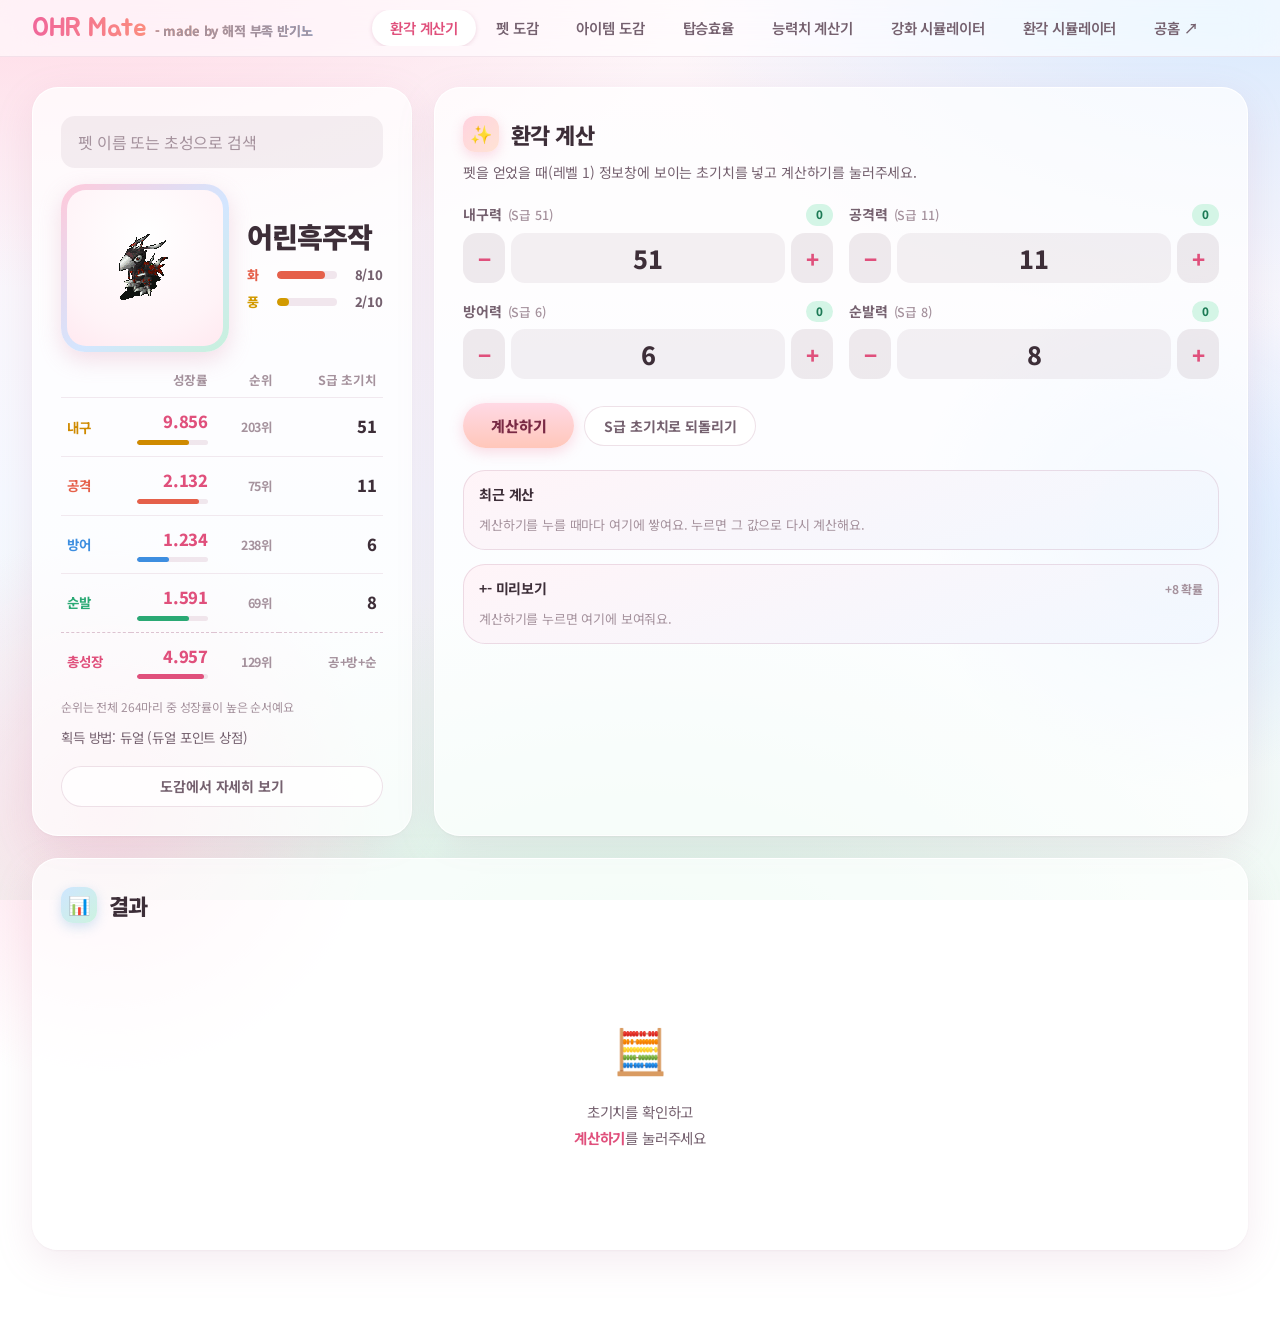
<file: index.html>
<!DOCTYPE html>
<html lang="ko">
<head>
<meta charset="UTF-8">
<meta name="viewport" content="width=device-width, initial-scale=1.0">
<title>OHR Mate - 환각 계산기</title>
<meta name="description" content="오르서버 펫의 레벨 1 초기치로 가능한 등급과 +8 환각 확률을 계산해요">
<link rel="preconnect" href="https://fonts.googleapis.com">
<link href="https://fonts.googleapis.com/css2?family=Jua&family=Noto+Sans+KR:wght@400;500;700;900&display=swap" rel="stylesheet">
<link rel="preload" href="pets.json" as="fetch" crossorigin>
<link rel="stylesheet" href="style.css">
</head>
<body>
<div id="siteNav"></div>

<main class="shell">
  <div class="calc-layout">
    <aside class="petcard box" id="hero">
      <div class="pick">
        <input id="pick" type="search" placeholder="펫 이름 또는 초성으로 검색" autocomplete="off" aria-label="펫 검색">
        <div class="suggest" id="suggest" role="listbox" hidden></div>
      </div>
      <div class="pc-head">
        <div class="frame"><div class="frame-in"><span id="hImg" style="display:contents"></span></div></div>
        <div class="pc-info">
          <h1 class="pname" id="hName">불러오는 중…</h1>
          <div class="tags" id="hTags"></div>
          <div class="attrs" id="hAttrs"></div>
        </div>
      </div>
      <table class="stat-table">
        <thead><tr><th></th><th>성장률</th><th>순위</th><th>S급 초기치</th></tr></thead>
        <tbody id="hStats"></tbody>
      </table>
      <p class="fine" id="hRankNote"></p>
      <p class="hero-how" id="hHow"></p>
      <a class="btn ghost" id="dexLink" href="pokedex.html">도감에서 자세히 보기</a>
    </aside>

    <section class="calc box" id="calcPanel">
      <div class="box-h"><span class="ico">✨</span><h2>환각 계산</h2></div>
      <p class="lead">펫을 얻었을 때(레벨 1) 정보창에 보이는 초기치를 넣고 계산하기를 눌러주세요.</p>
      <div class="stat-grid" id="statGrid"></div>
      <div class="calc-row">
        <button class="btn" id="calcBtn" type="button">계산하기</button>
        <button class="btn ghost" id="resetBtn" type="button">S급 초기치로 되돌리기</button>
      </div>
      <div class="xmods" id="xmods"></div>
    </section>

    <section class="resbox box" id="resultPanel">
      <div class="box-h"><span class="ico b">📊</span><h2>결과</h2><span class="stale-note" id="staleNote" hidden>값이 바뀌었어요 · 계산하기를 눌러주세요</span></div>
      <div id="results"><div class="empty">펫 정보를 불러오는 중이에요…</div></div>
    </section>
  </div>
</main>
<script src="nav.js"></script>
<script src="common.js"></script>
<script src="app.js"></script>
</body>
</html>
</file>
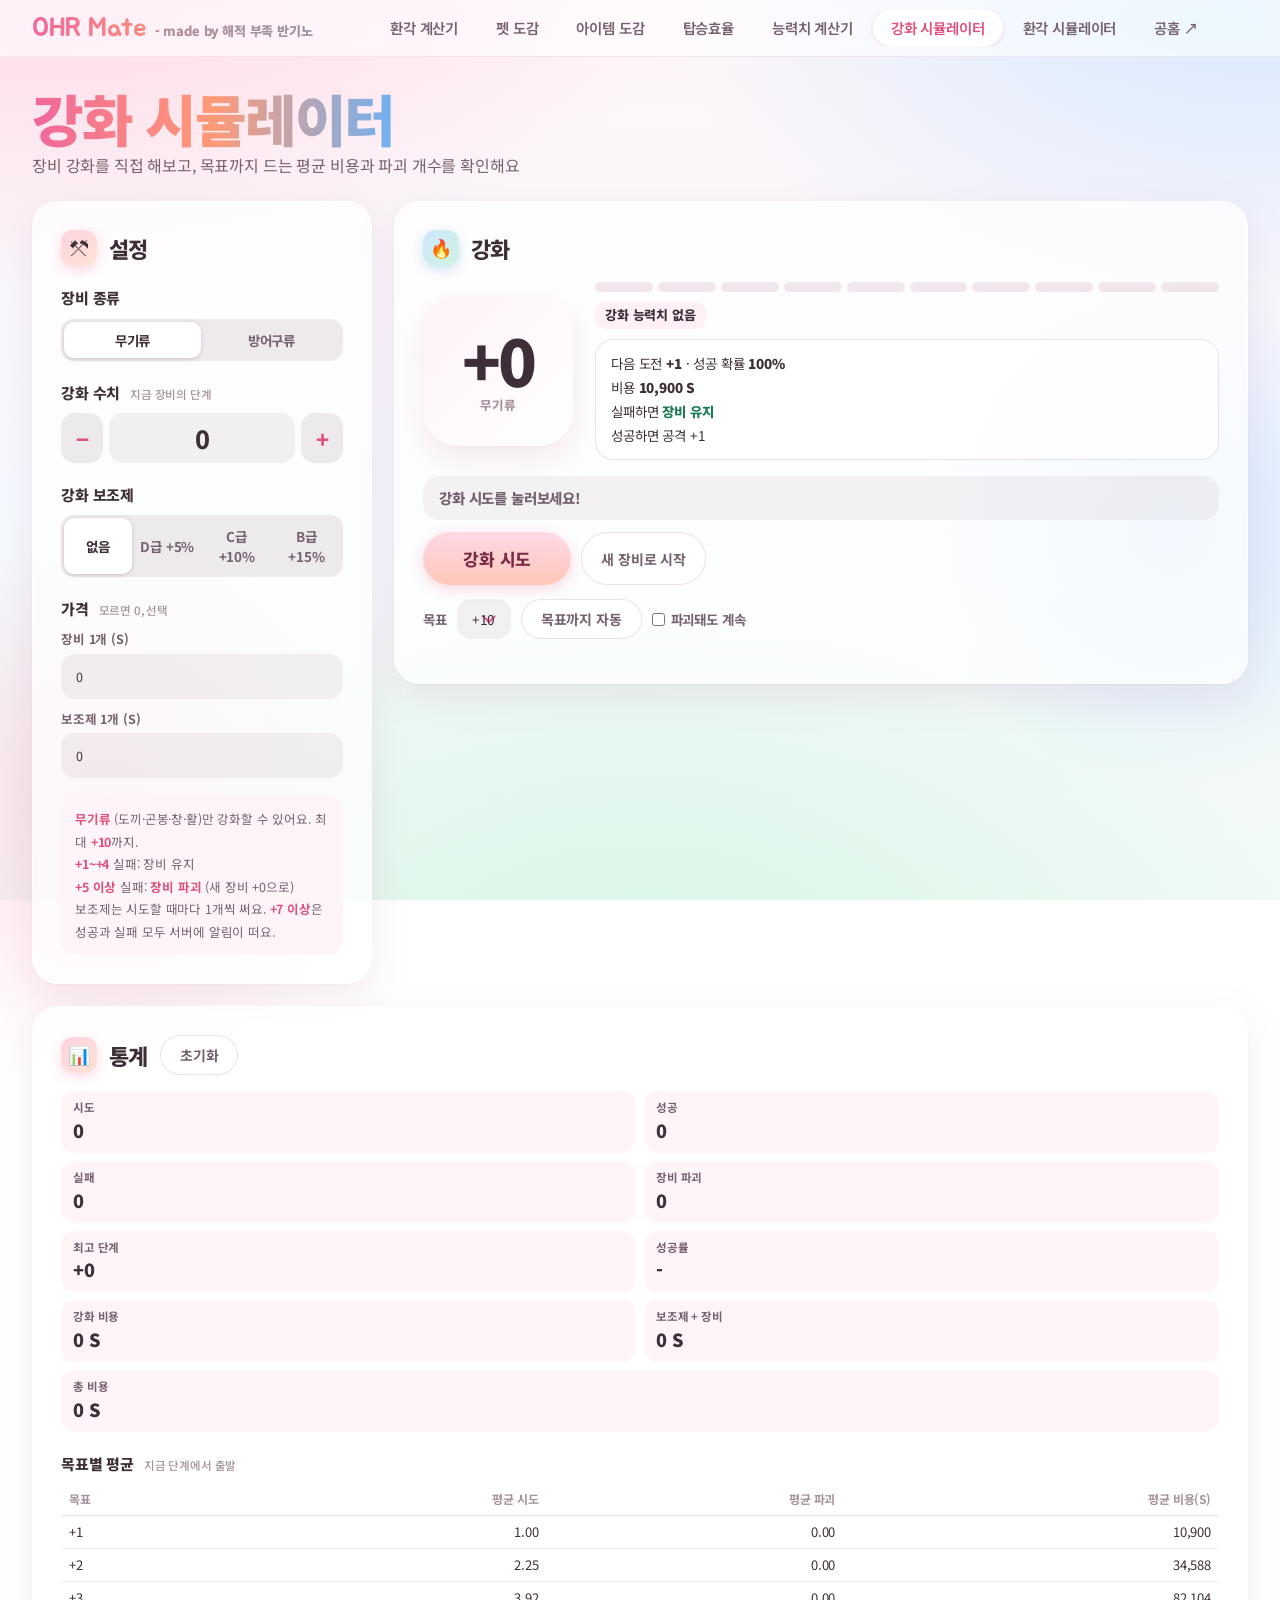
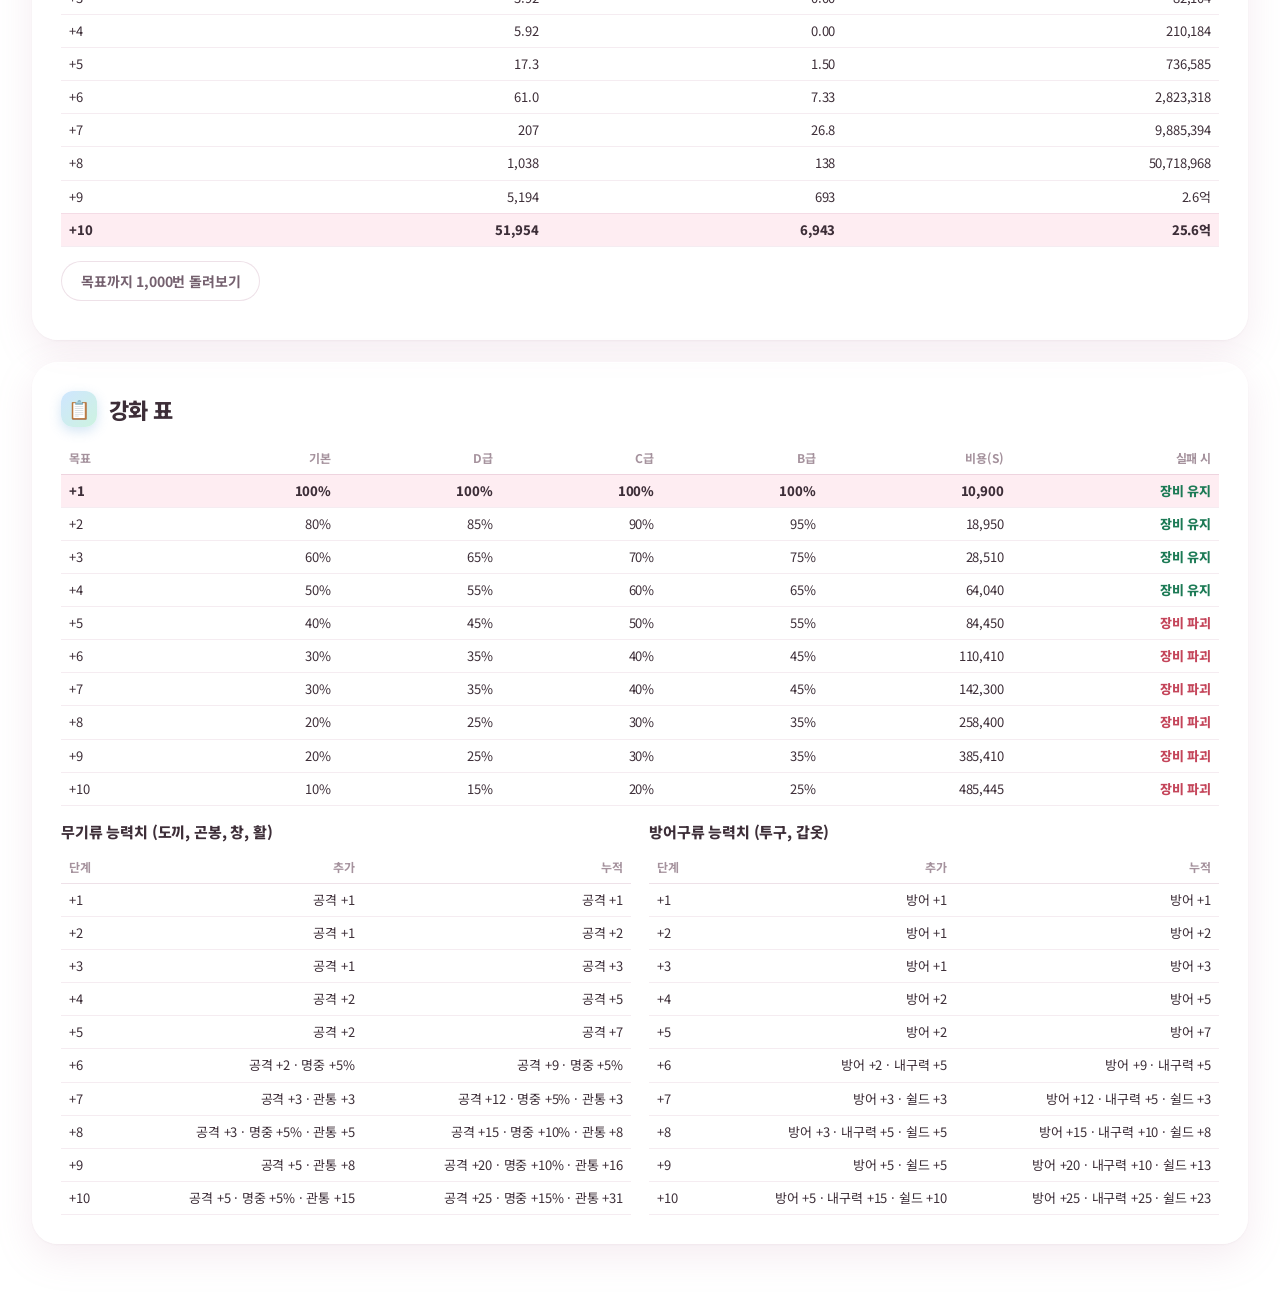
<file: enhance.html>
<!DOCTYPE html>
<html lang="ko">
<head>
<meta charset="UTF-8">
<meta name="viewport" content="width=device-width, initial-scale=1.0">
<title>OHR Mate - 강화 시뮬레이터</title>
<meta name="description" content="오르서버 장비 강화를 해보고, 목표 강화까지 드는 평균 비용과 파괴 개수를 확인해요">
<link rel="preconnect" href="https://fonts.googleapis.com">
<link href="https://fonts.googleapis.com/css2?family=Jua&family=Noto+Sans+KR:wght@400;500;700;900&display=swap" rel="stylesheet">
<link rel="stylesheet" href="style.css">
<link rel="stylesheet" href="enhance.css">
</head>
<body>
<div id="siteNav"></div>

<main class="shell">
  <div class="page-head">
    <h1 class="page-title">강화 시뮬레이터</h1>
    <p class="page-sub">장비 강화를 직접 해보고, 목표까지 드는 평균 비용과 파괴 개수를 확인해요</p>
  </div>
  <div class="en-layout">
    <aside class="box en-ctl">
      <div class="box-h"><span class="ico">⚒</span><h2>설정</h2></div>
      <div class="f-title">장비 종류</div>
      <div class="f-seg" id="enKind"></div>
      <div class="f-title">강화 수치 <small>지금 장비의 단계</small></div>
      <div id="enStartBox"></div>
      <div class="f-title">강화 보조제</div>
      <div class="f-seg" id="enAssist"></div>
      <div class="f-title">가격 <small>모르면 0, 선택</small></div>
      <div class="en-prices">
        <label>장비 1개 (S)<input class="f-input" id="enItemPrice" type="number" inputmode="numeric" min="0" value="0"></label>
        <label>보조제 1개 (S)<input class="f-input" id="enAssistPrice" type="number" inputmode="numeric" min="0" value="0"></label>
      </div>
      <div class="en-rule" id="enRule"></div>
    </aside>

    <section class="box en-main">
      <div class="box-h"><span class="ico b">🔥</span><h2>강화</h2><span class="stale-note" id="enNotice" hidden></span></div>
      <div class="en-hero" id="enHero"></div>
      <div class="en-msg" id="enMsg"></div>
      <div class="en-actions">
        <button class="btn" id="enTry" type="button">강화 시도</button>
        <button class="btn ghost" id="enNew" type="button">새 장비로 시작</button>
      </div>
      <div class="en-auto">
        <span>목표</span>
        <select id="enTarget" class="f-input" aria-label="목표 강화"></select>
        <button class="btn ghost" id="enAuto" type="button">목표까지 자동</button>
        <label class="en-chk"><input type="checkbox" id="enKeep"> 파괴돼도 계속</label>
      </div>
      <div class="en-log" id="enLog"></div>
    </section>

    <section class="box en-side">
      <div class="box-h"><span class="ico">📊</span><h2>통계</h2><button class="btn ghost sc-small" id="enClear" type="button">초기화</button></div>
      <div class="en-stats" id="enStats"></div>
      <div class="f-title">목표별 평균 <small>지금 단계에서 출발</small></div>
      <div class="tbl-wrap"><table class="t en-exp" id="enExpect"></table></div>
      <div class="en-mc">
        <button class="btn ghost" id="enMC" type="button">목표까지 1,000번 돌려보기</button>
        <div id="enMCOut"></div>
      </div>
    </section>
  </div>

  <section class="box en-tables">
    <div class="box-h"><span class="ico b">📋</span><h2>강화 표</h2></div>
    <div class="tbl-wrap"><table class="t" id="enRates"></table></div>
    <div class="en-two">
      <div><div class="f-title">무기류 능력치 (도끼, 곤봉, 창, 활)</div><div class="tbl-wrap"><table class="t" id="enGainW"></table></div></div>
      <div><div class="f-title">방어구류 능력치 (투구, 갑옷)</div><div class="tbl-wrap"><table class="t" id="enGainA"></table></div></div>
    </div>
  </section>
</main>
<script src="nav.js"></script>
<script src="common.js"></script>
<script src="enh-data.js"></script>
<script src="enhance.js"></script>
</body>
</html>
</file>
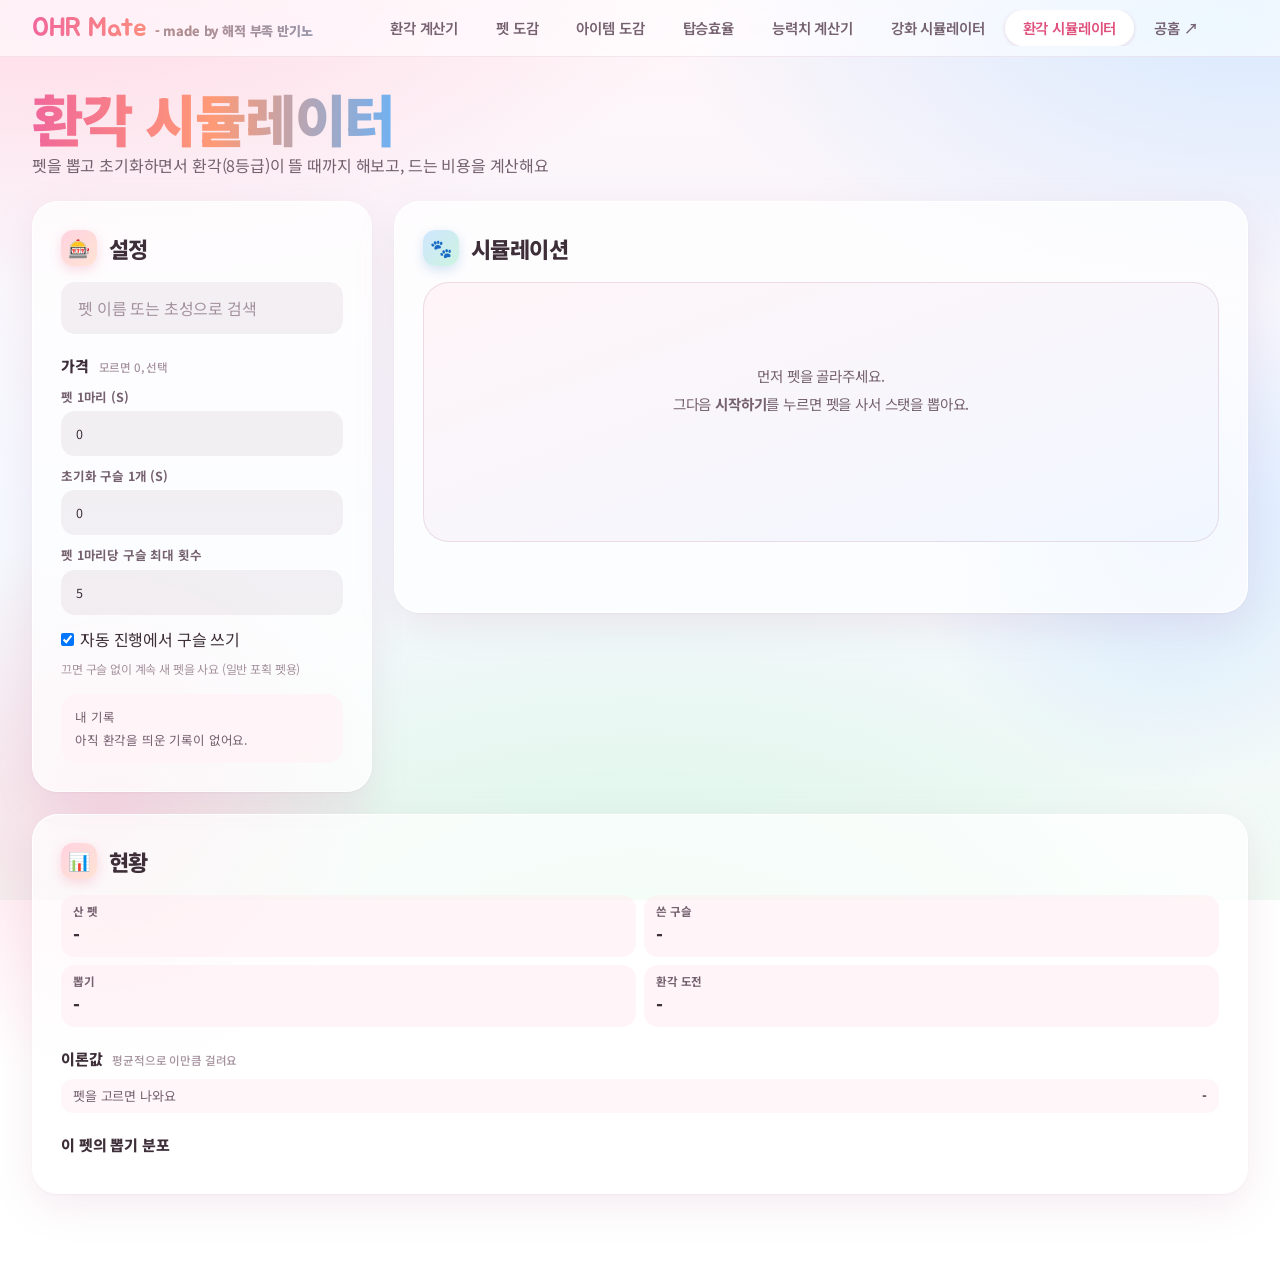
<file: hallu.html>
<!DOCTYPE html>
<html lang="ko">
<head>
<meta charset="UTF-8">
<meta name="viewport" content="width=device-width, initial-scale=1.0">
<title>OHR Mate - 환각 시뮬레이터</title>
<meta name="description" content="오르서버 펫을 뽑고 초기화하면서 환각(8등급)이 뜰 때까지 해보고, 드는 비용을 계산해요">
<link rel="preconnect" href="https://fonts.googleapis.com">
<link href="https://fonts.googleapis.com/css2?family=Jua&family=Noto+Sans+KR:wght@400;500;700;900&display=swap" rel="stylesheet">
<link rel="preload" href="pets.json" as="fetch" crossorigin>
<link rel="stylesheet" href="style.css">
<link rel="stylesheet" href="enhance.css">
<link rel="stylesheet" href="hallu.css">
</head>
<body>
<div id="siteNav"></div>

<main class="shell">
  <div class="page-head">
    <h1 class="page-title">환각 시뮬레이터</h1>
    <p class="page-sub">펫을 뽑고 초기화하면서 환각(8등급)이 뜰 때까지 해보고, 드는 비용을 계산해요</p>
  </div>
  <div class="hl-layout">
    <aside class="box hl-ctl">
      <div class="box-h"><span class="ico">🎰</span><h2>설정</h2></div>
      <div class="pick">
        <input id="hlPick" type="search" placeholder="펫 이름 또는 초성으로 검색" autocomplete="off" aria-label="펫 검색">
        <div class="suggest" id="hlSuggest" role="listbox" hidden></div>
      </div>
      <div id="hlPetCard"></div>
      <div class="f-title">가격 <small>모르면 0, 선택</small></div>
      <div class="en-prices">
        <label>펫 1마리 (S)<input class="f-input" id="hlPetPrice" type="number" inputmode="numeric" min="0" value="0"></label>
        <label>초기화 구슬 1개 (S)<input class="f-input" id="hlOrbPrice" type="number" inputmode="numeric" min="0" value="0"></label>
        <label>펫 1마리당 구슬 최대 횟수<input class="f-input" id="hlMaxReset" type="number" inputmode="numeric" min="0" max="99" value="5"></label>
      </div>
      <label class="en-chk" style="margin-top:12px"><input type="checkbox" id="hlUseOrb" checked> 자동 진행에서 구슬 쓰기</label>
      <p class="fine" id="hlHelp">끄면 구슬 없이 계속 새 펫을 사요 (일반 포획 펫용)</p>
      <div class="hl-rec" id="hlRec"></div>
    </aside>

    <section class="box hl-main">
      <div class="box-h"><span class="ico b">🐾</span><h2>시뮬레이션</h2><span class="stale-note" id="hlNote" hidden></span></div>
      <div class="hl-device" id="hlDevice"></div>
      <div class="hl-actions" id="hlActions"></div>
      <div class="hl-auto" id="hlAuto"></div>
      <div class="hl-log" id="hlLog"></div>
    </section>

    <section class="box hl-side">
      <div class="box-h"><span class="ico">📊</span><h2>현황</h2></div>
      <div class="en-stats" id="hlStats"></div>
      <div class="f-title">이론값 <small>평균적으로 이만큼 걸려요</small></div>
      <div class="hl-theory" id="hlTheory"></div>
      <div class="f-title">이 펫의 뽑기 분포</div>
      <div id="hlDist"></div>
    </section>
  </div>
</main>
<script src="nav.js"></script>
<script src="common.js"></script>
<script src="hallu.js"></script>
</body>
</html>
</file>
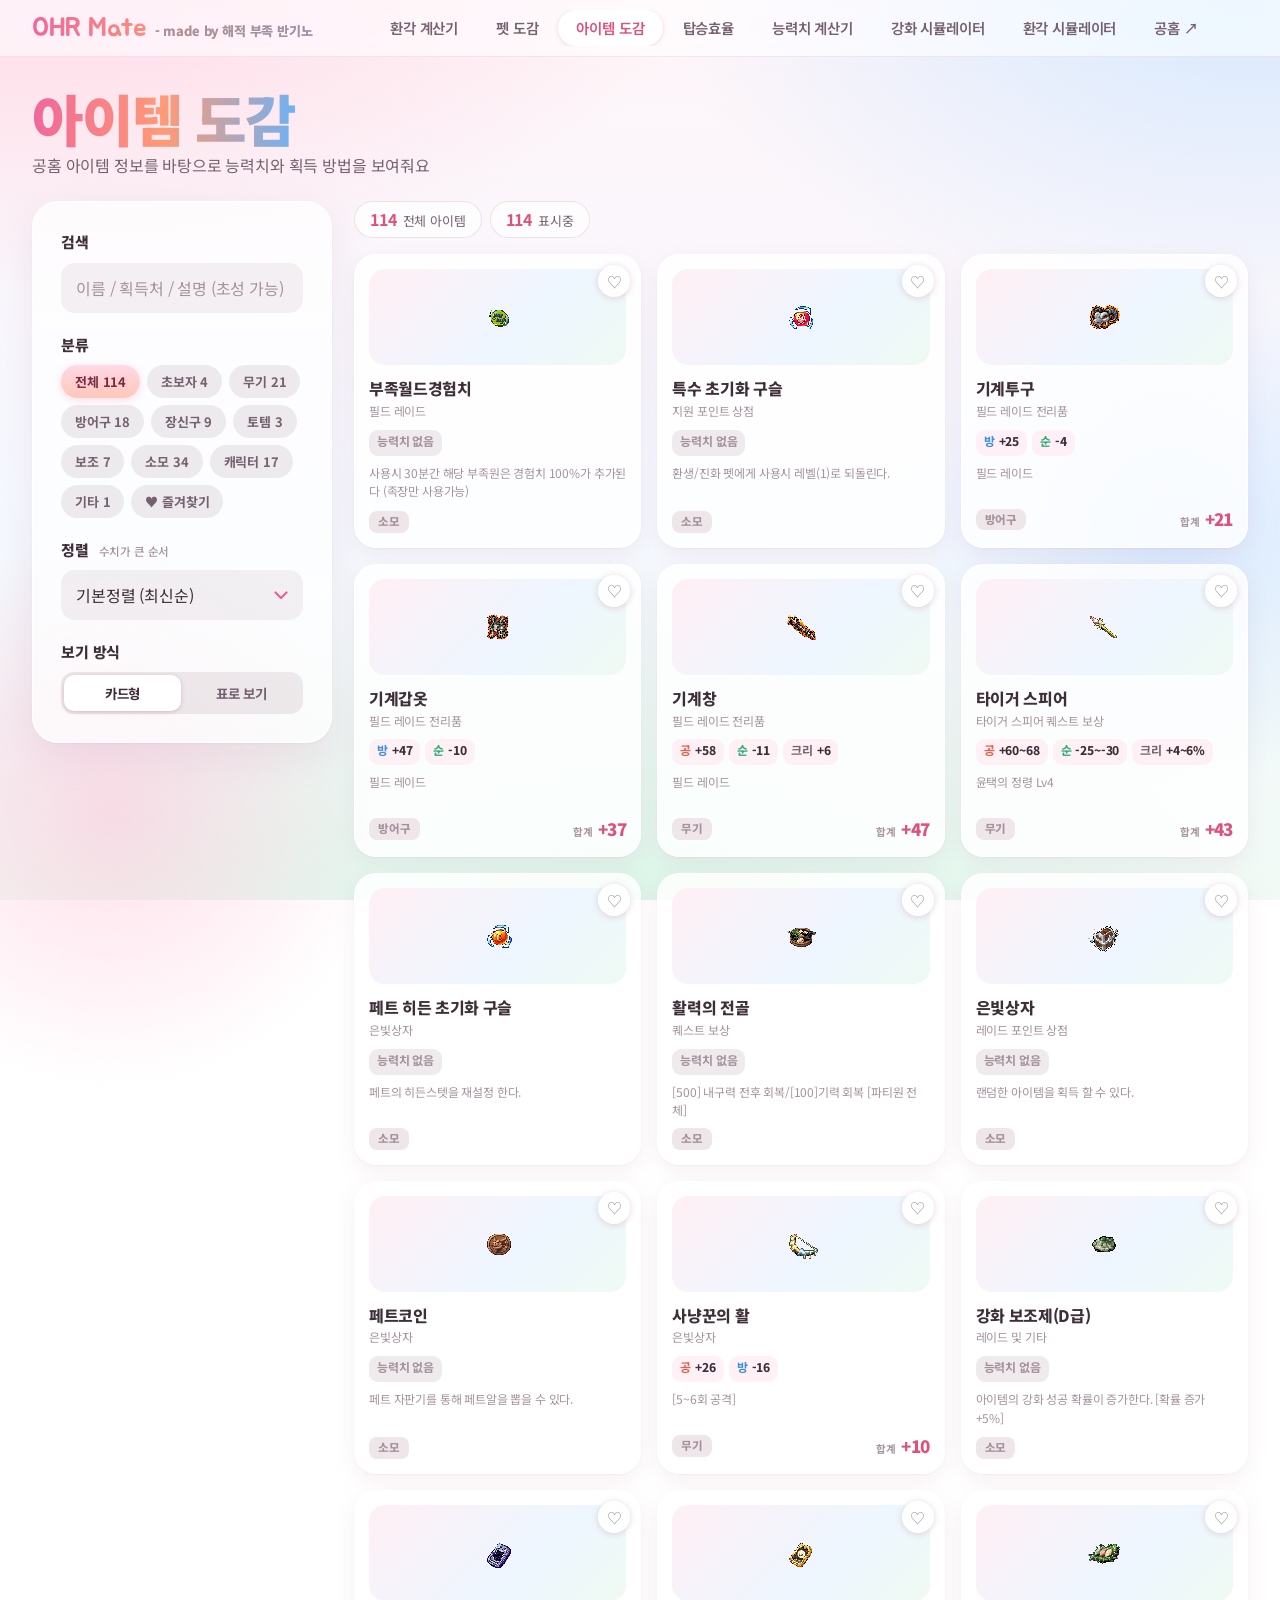
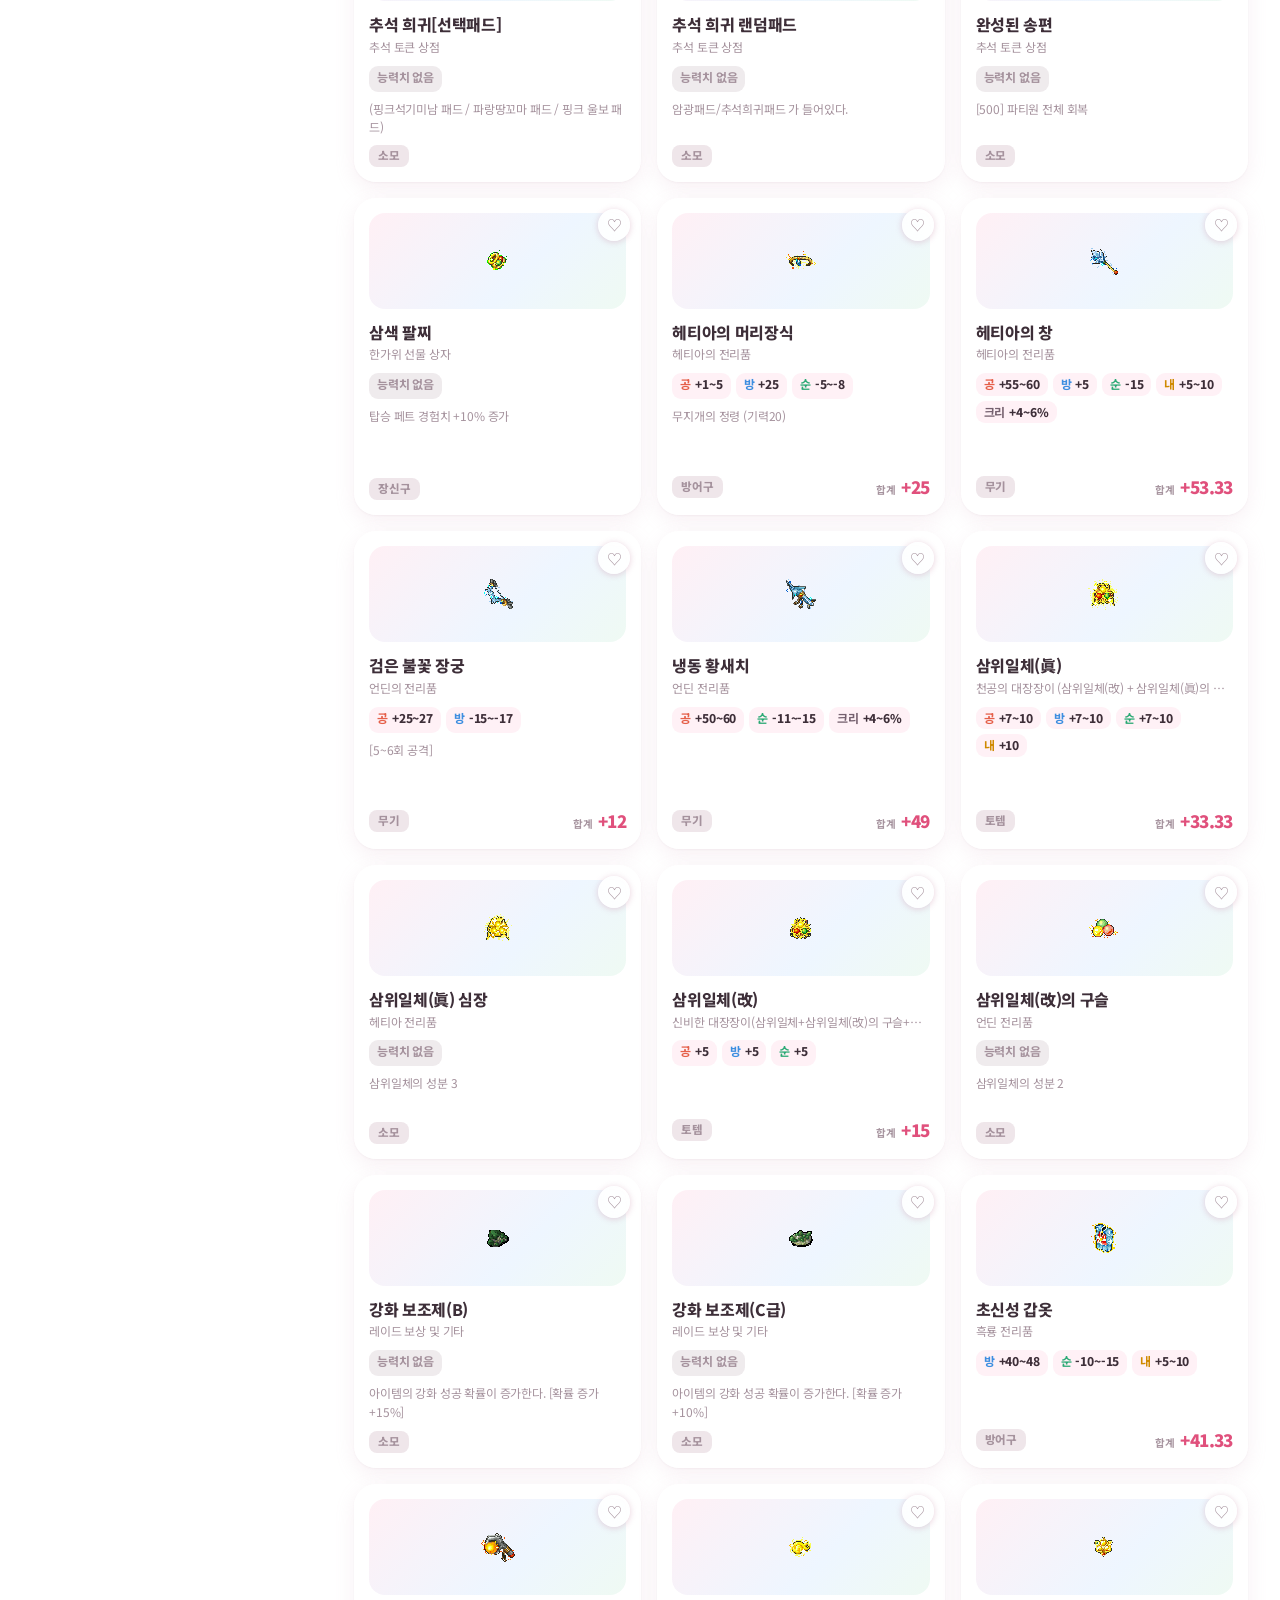
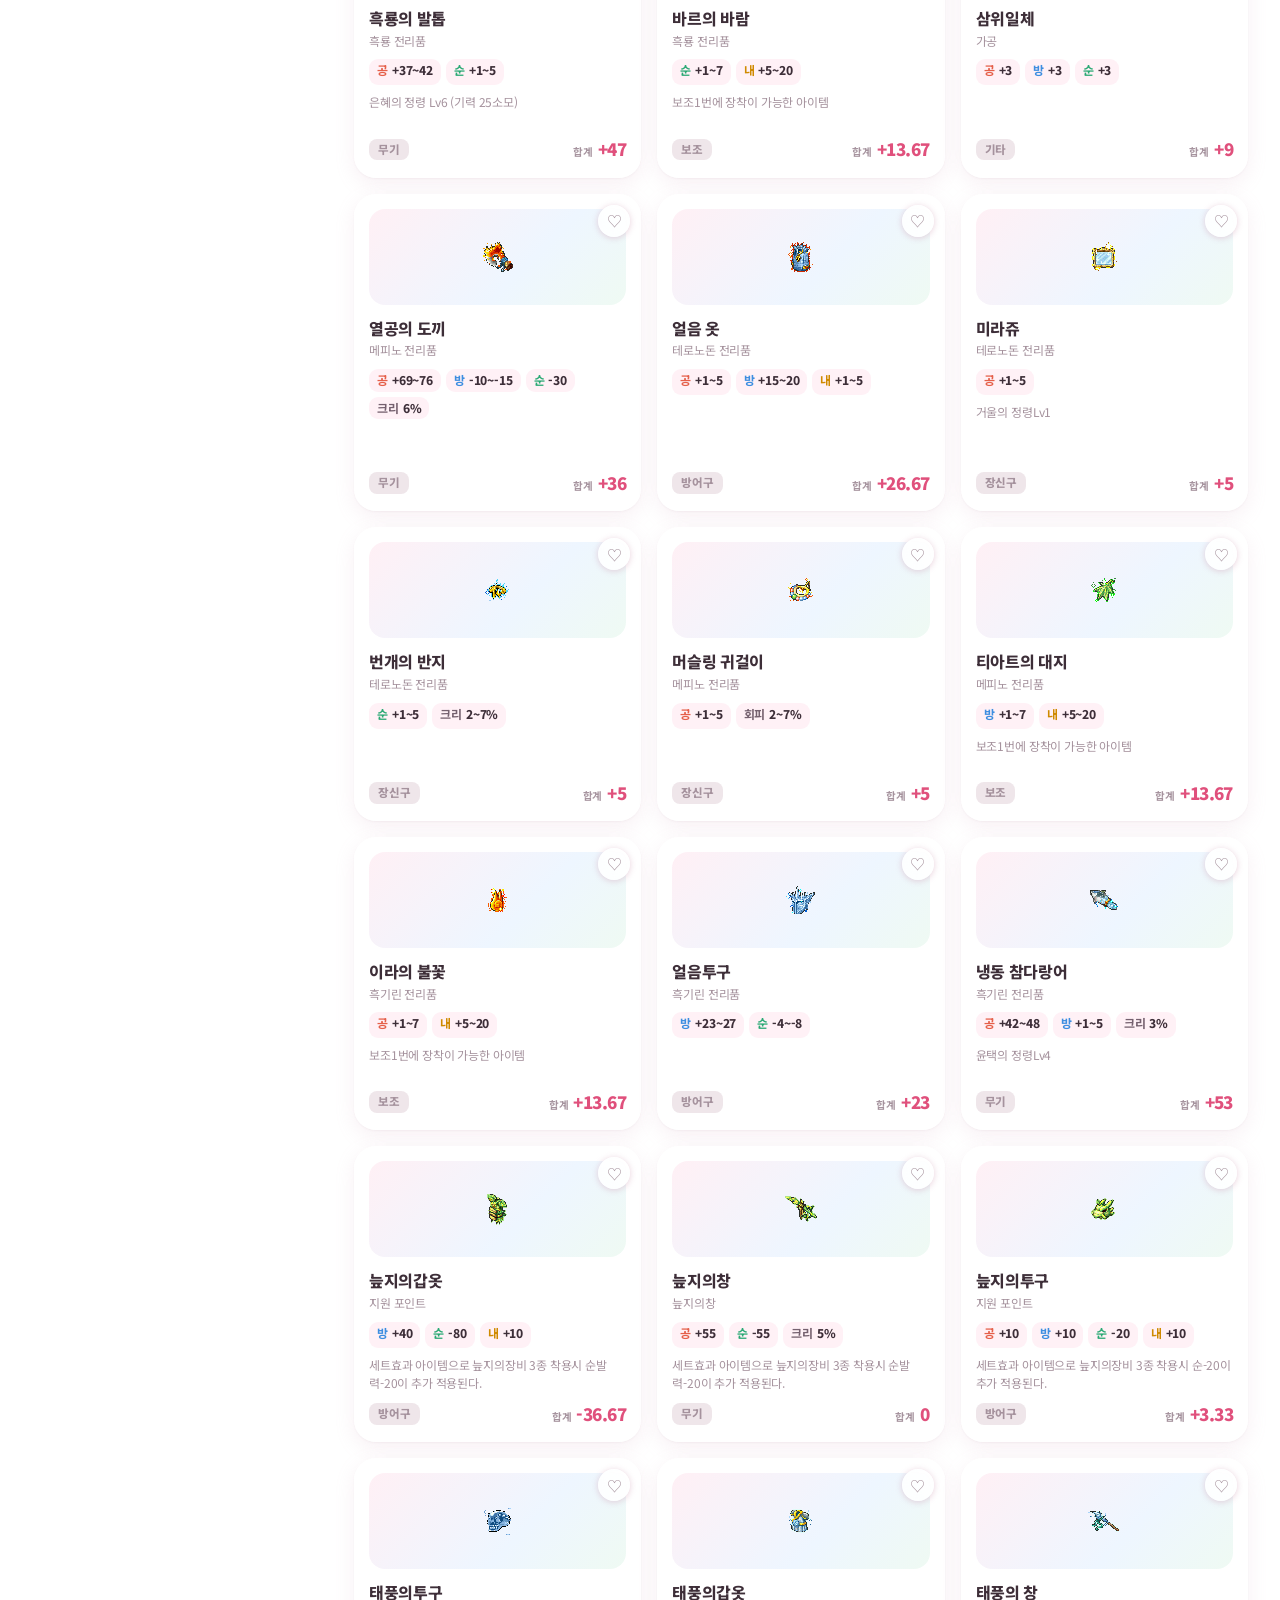
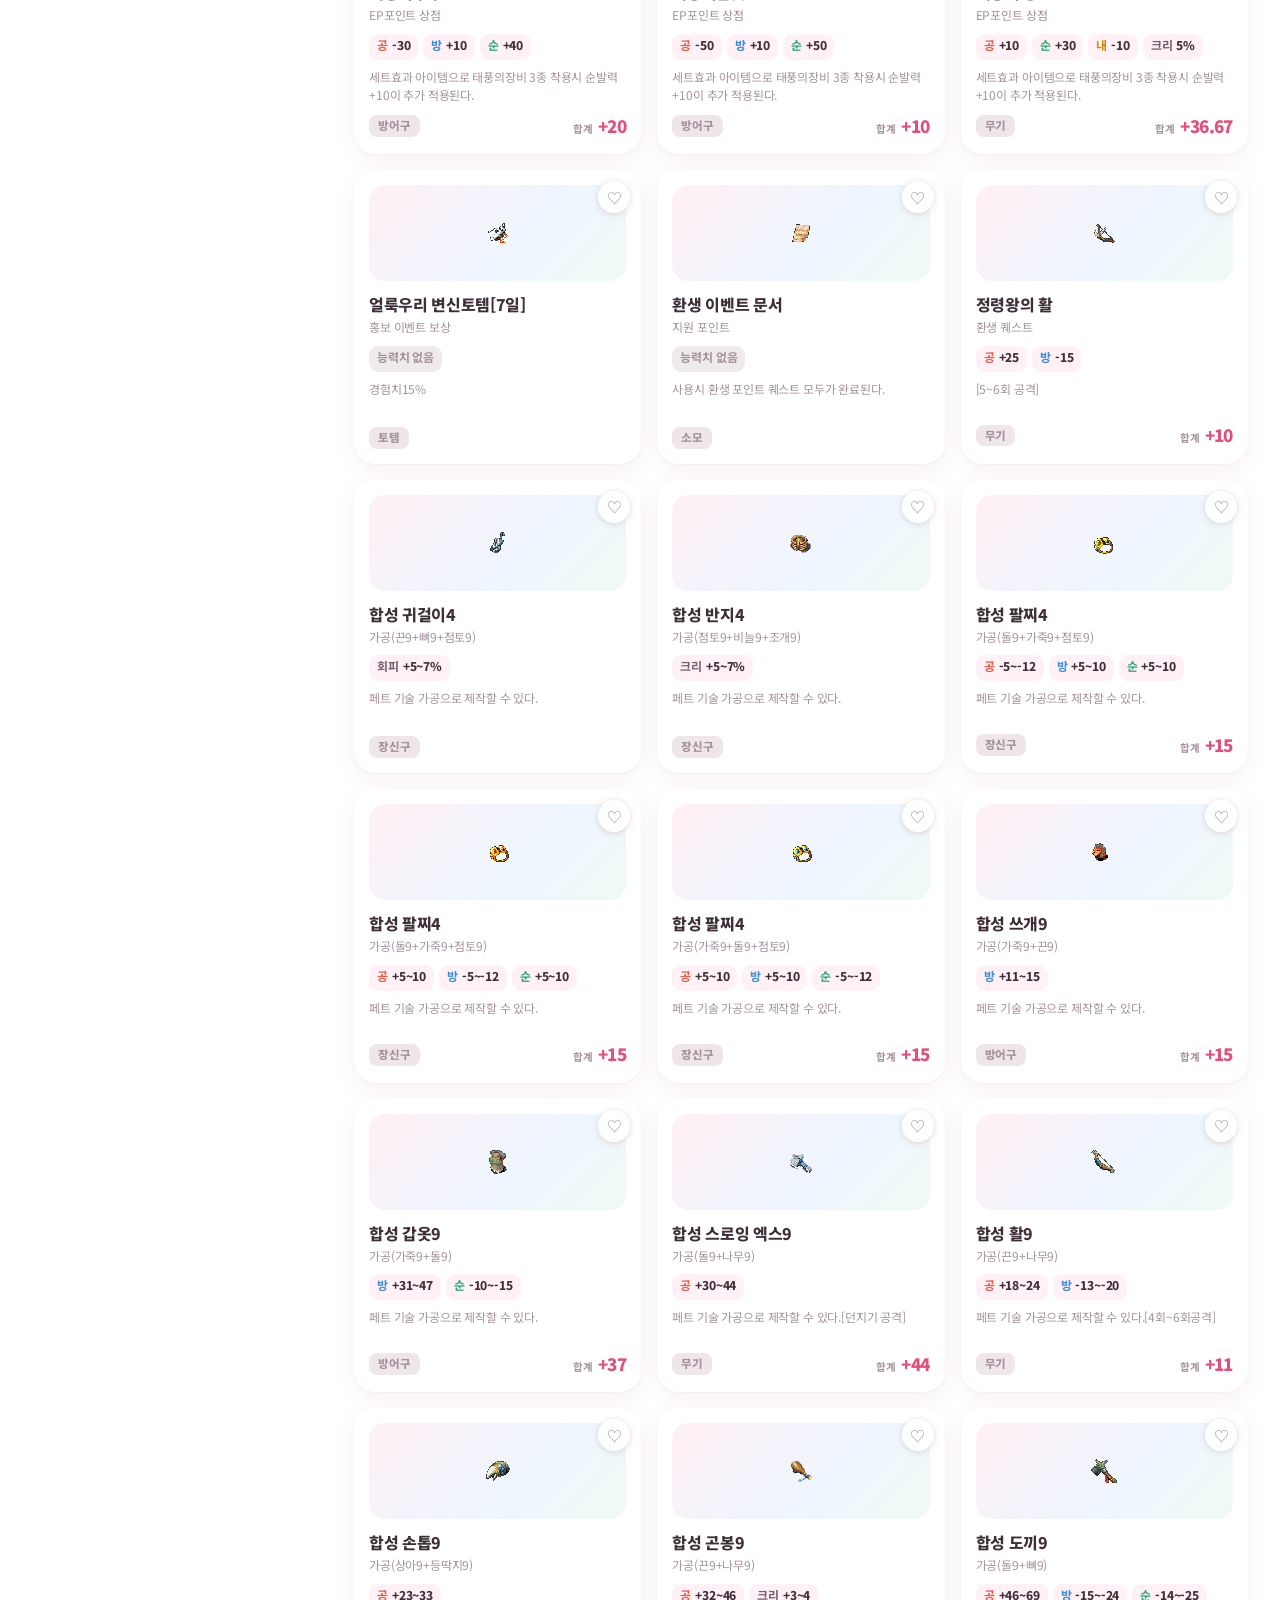
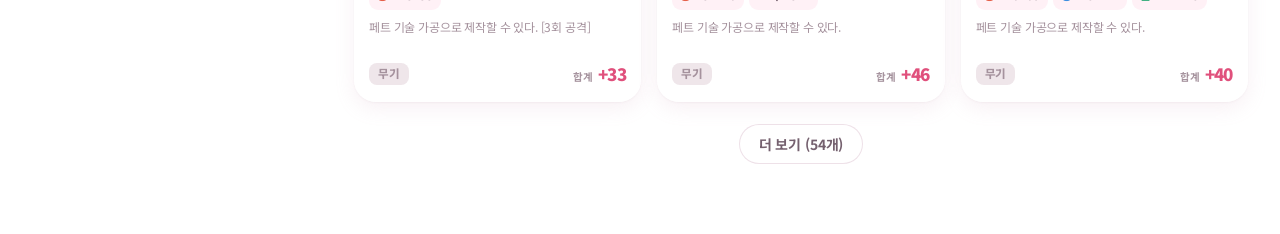
<file: items.html>
<!DOCTYPE html>
<html lang="ko">
<head>
<meta charset="UTF-8">
<meta name="viewport" content="width=device-width, initial-scale=1.0">
<title>OHR Mate - 아이템 도감</title>
<meta name="description" content="오르서버 아이템의 능력치, 획득 방법, 설명을 한눈에 보는 도감">
<link rel="preconnect" href="https://fonts.googleapis.com">
<link href="https://fonts.googleapis.com/css2?family=Jua&family=Noto+Sans+KR:wght@400;500;700;900&display=swap" rel="stylesheet">
<link rel="preload" href="items.json" as="fetch" crossorigin>
<link rel="stylesheet" href="style.css">
<link rel="stylesheet" href="items.css">
</head>
<body>
<div id="siteNav"></div>

<main class="shell">
  <div class="page-head">
    <h1 class="page-title">아이템 도감</h1>
    <p class="page-sub">공홈 아이템 정보를 바탕으로 능력치와 획득 방법을 보여줘요</p>
  </div>
  <button class="btn ghost filter-toggle" id="filterToggle" type="button" aria-expanded="false">검색·필터 열기</button>
  <div class="dex-layout">
    <aside class="filters box" id="filters">
      <div class="f-title">검색</div>
      <input id="search" class="f-input" type="search" placeholder="이름 / 획득처 / 설명 (초성 가능)" autocomplete="off" aria-label="아이템 검색">
      <div class="f-title">분류</div>
      <div class="chips" id="catChips"></div>
      <div class="f-title">정렬 <small>수치가 큰 순서</small></div>
      <select id="sortSel" class="f-input" aria-label="정렬">
        <option value="default">기본정렬 (최신순)</option>
        <option value="total">합능 높은순 (공+방+순+내÷3)</option>
        <option value="atk">공격 높은순</option>
        <option value="def">방어 높은순</option>
        <option value="agi">순발 높은순</option>
        <option value="hp">내구 높은순</option>
        <option value="name">이름순</option>
      </select>
      <div class="f-title">보기 방식</div>
      <div class="f-seg" id="viewSeg"></div>
    </aside>

    <section class="dex-main">
      <div class="stats-row">
        <span class="pill"><b id="statTotal">-</b>전체 아이템</span>
        <span class="pill"><b id="statShown">-</b>표시중</span>
      </div>
      <div id="grid"></div>
      <div class="empty" id="empty" hidden>검색 결과가 없어요.</div>
      <button class="btn ghost" id="loadmore" type="button" hidden>더 보기</button>
    </section>
  </div>
</main>

<div class="modal" id="modal" hidden>
  <div class="mcard" role="dialog" aria-modal="true" aria-labelledby="mName">
    <button class="mclose" id="mClose" type="button" aria-label="닫기">✕</button>
    <div id="mBody"></div>
  </div>
</div>
<script src="nav.js"></script>
<script src="common.js"></script>
<script src="items.js"></script>
</body>
</html>
</file>
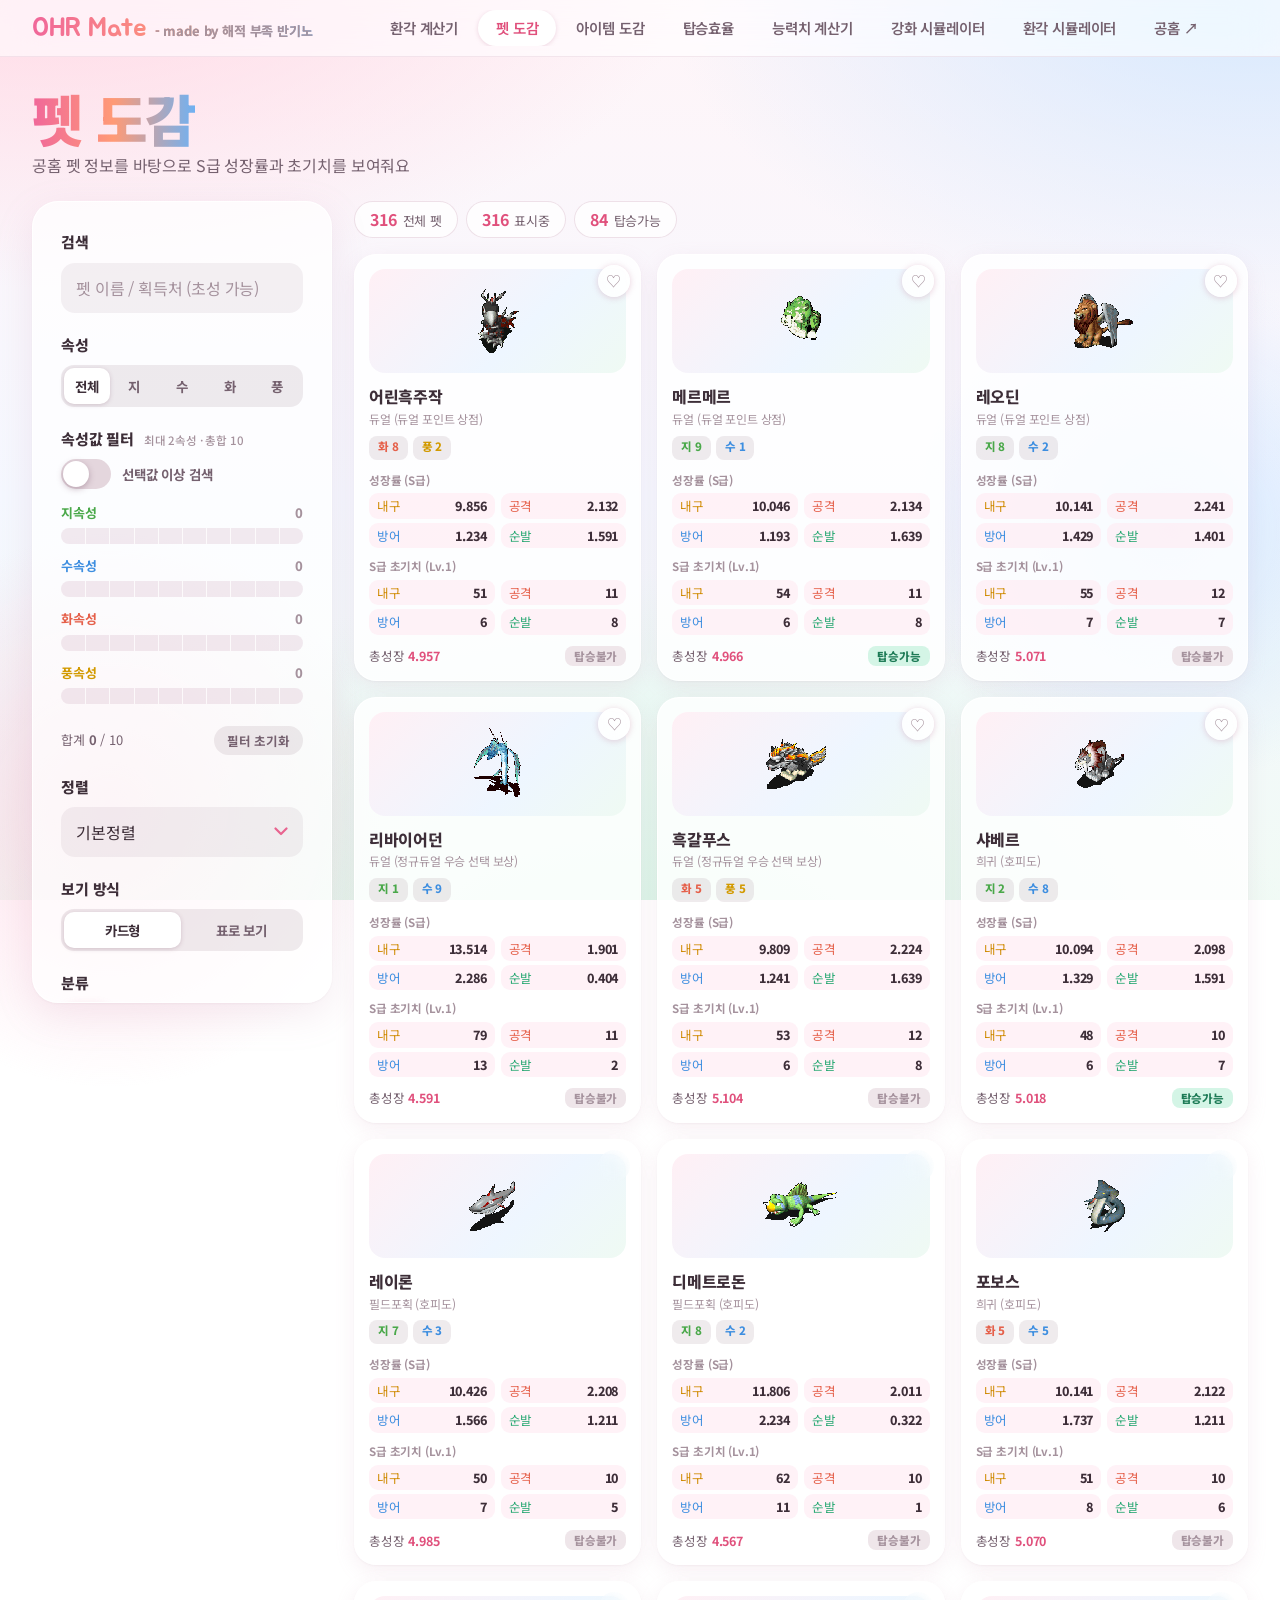
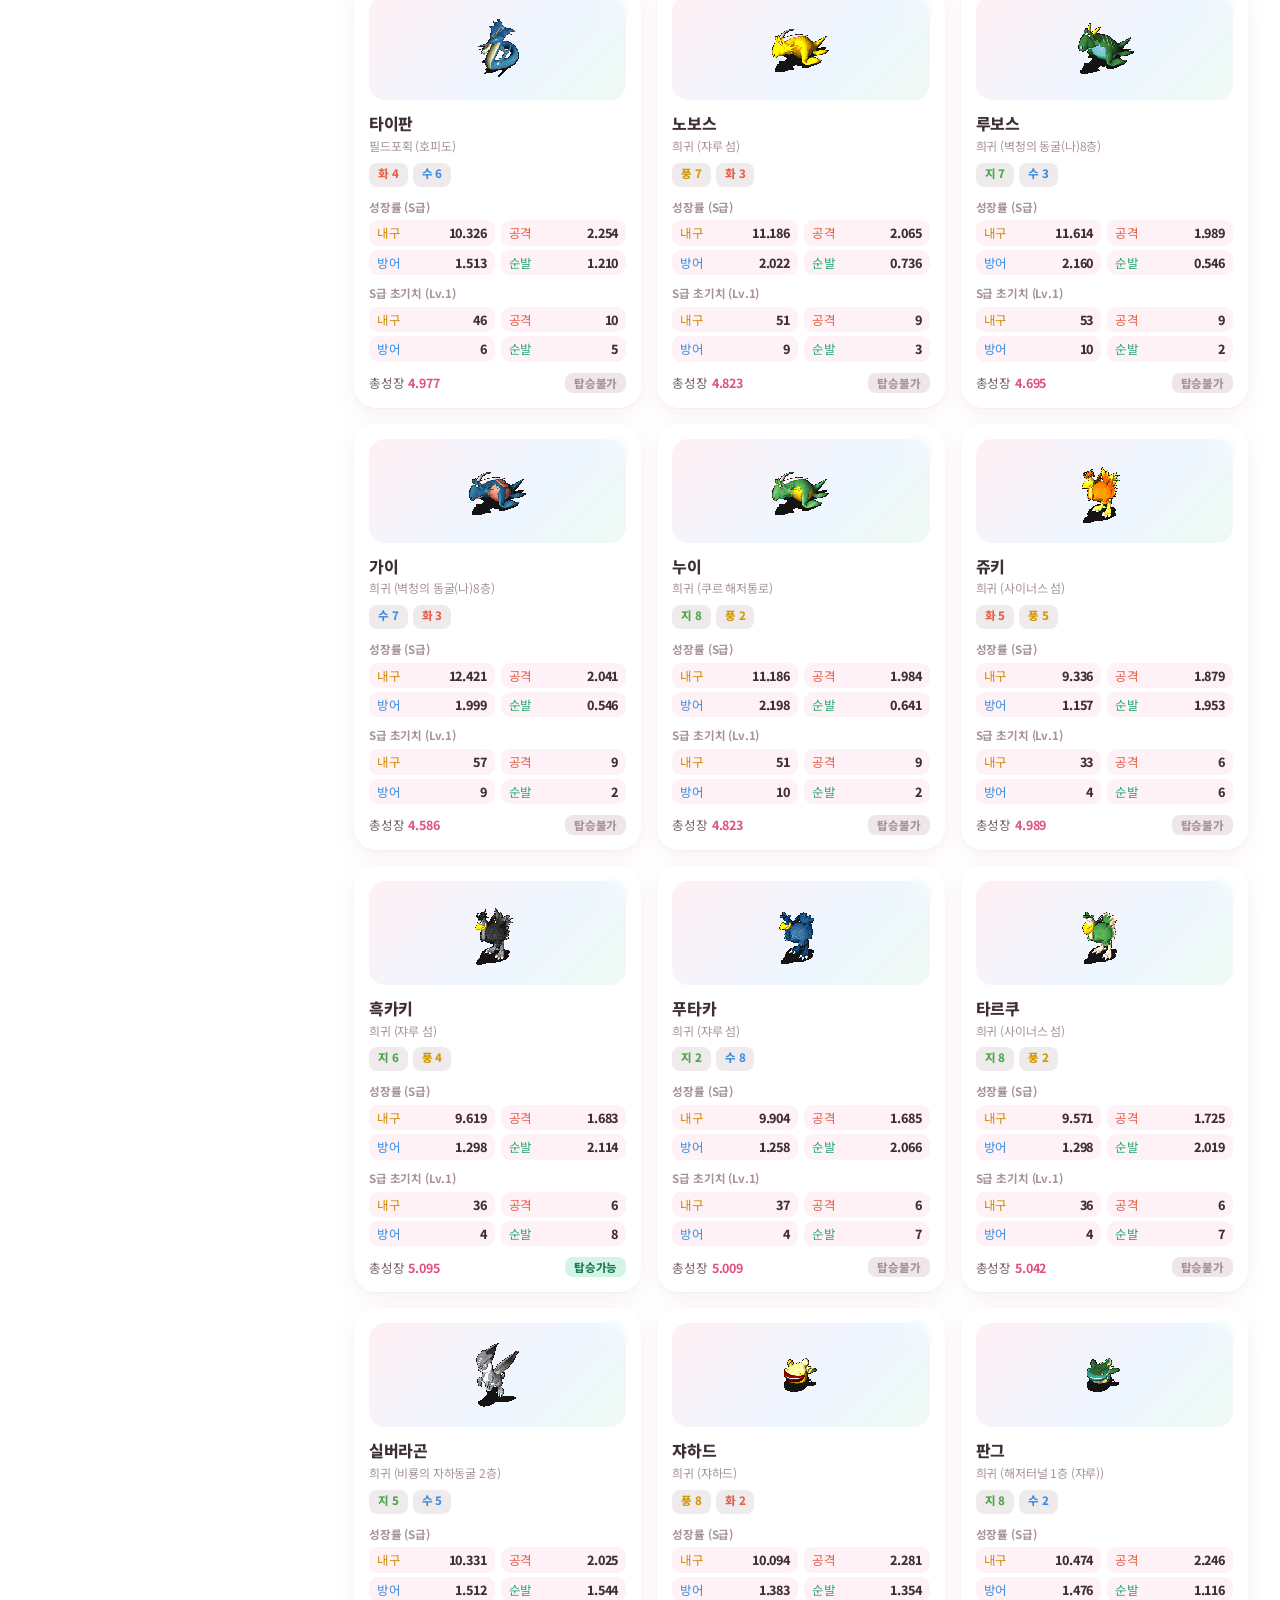
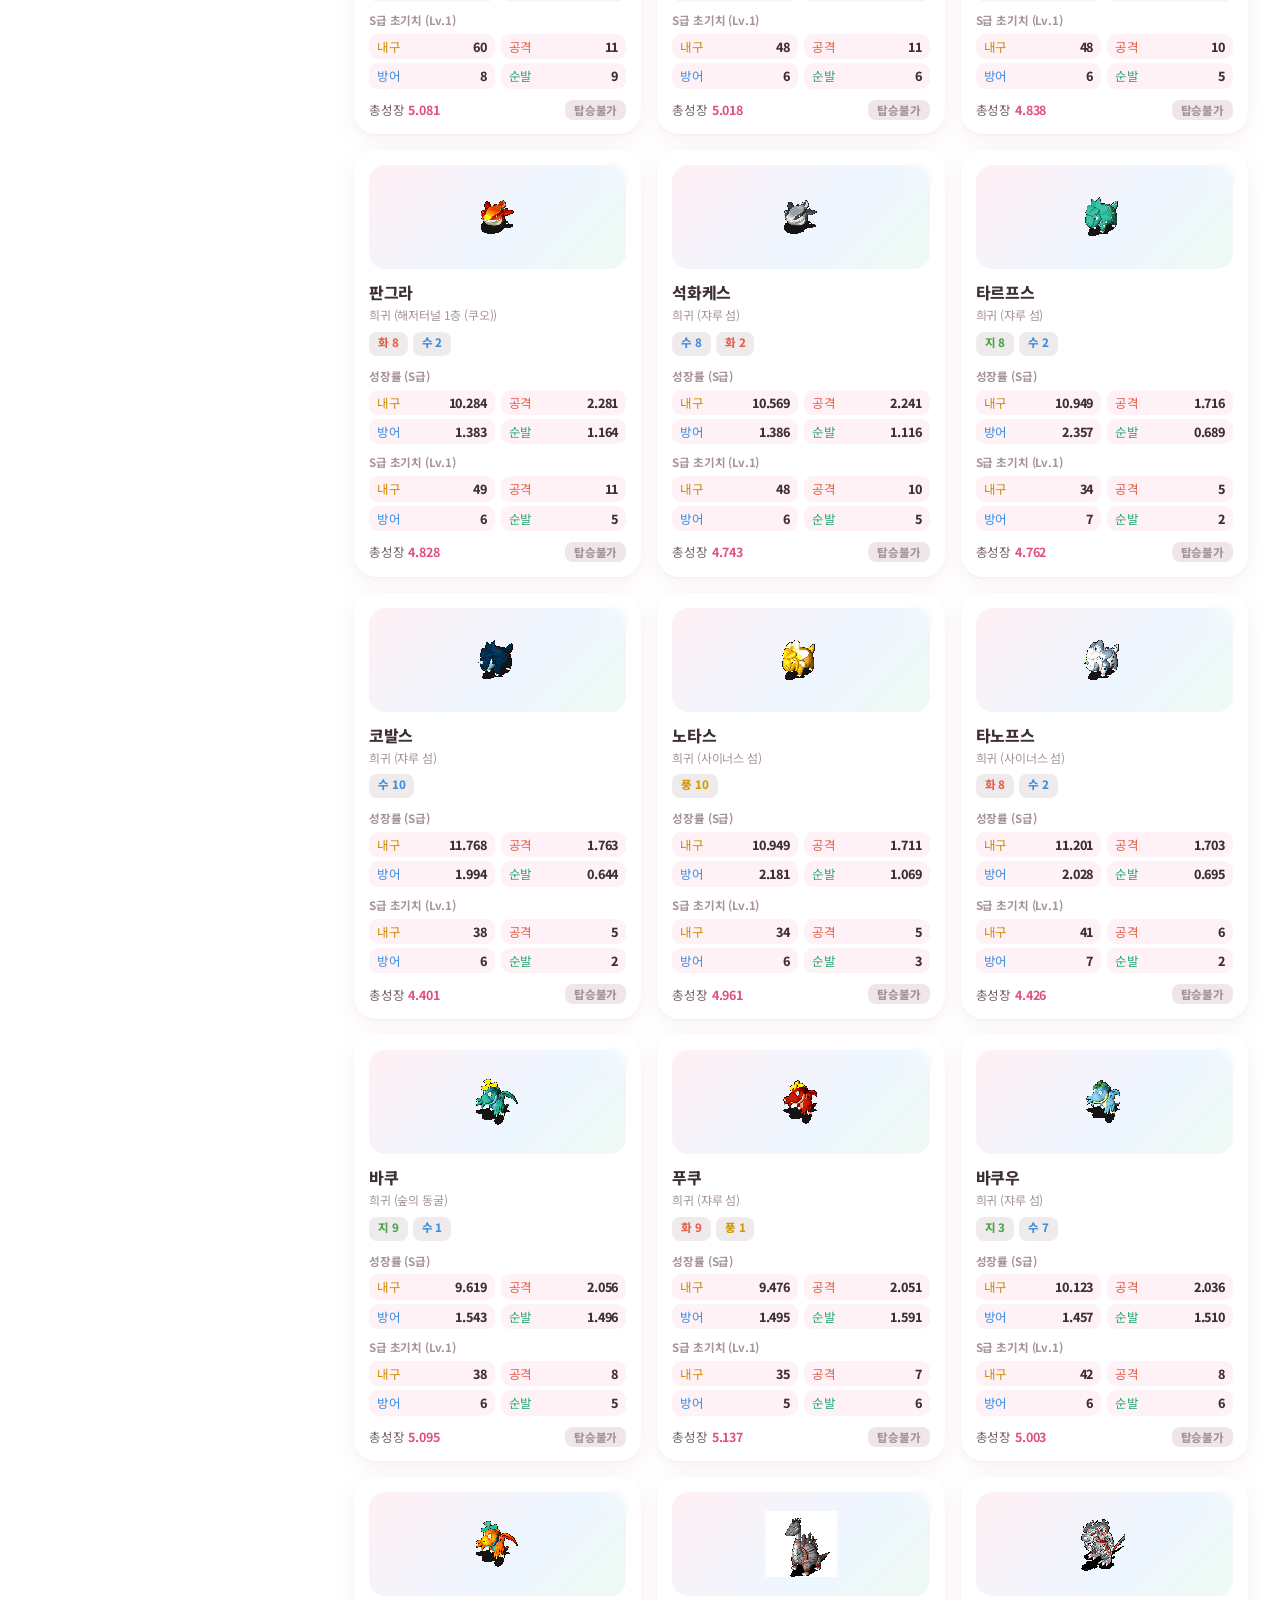
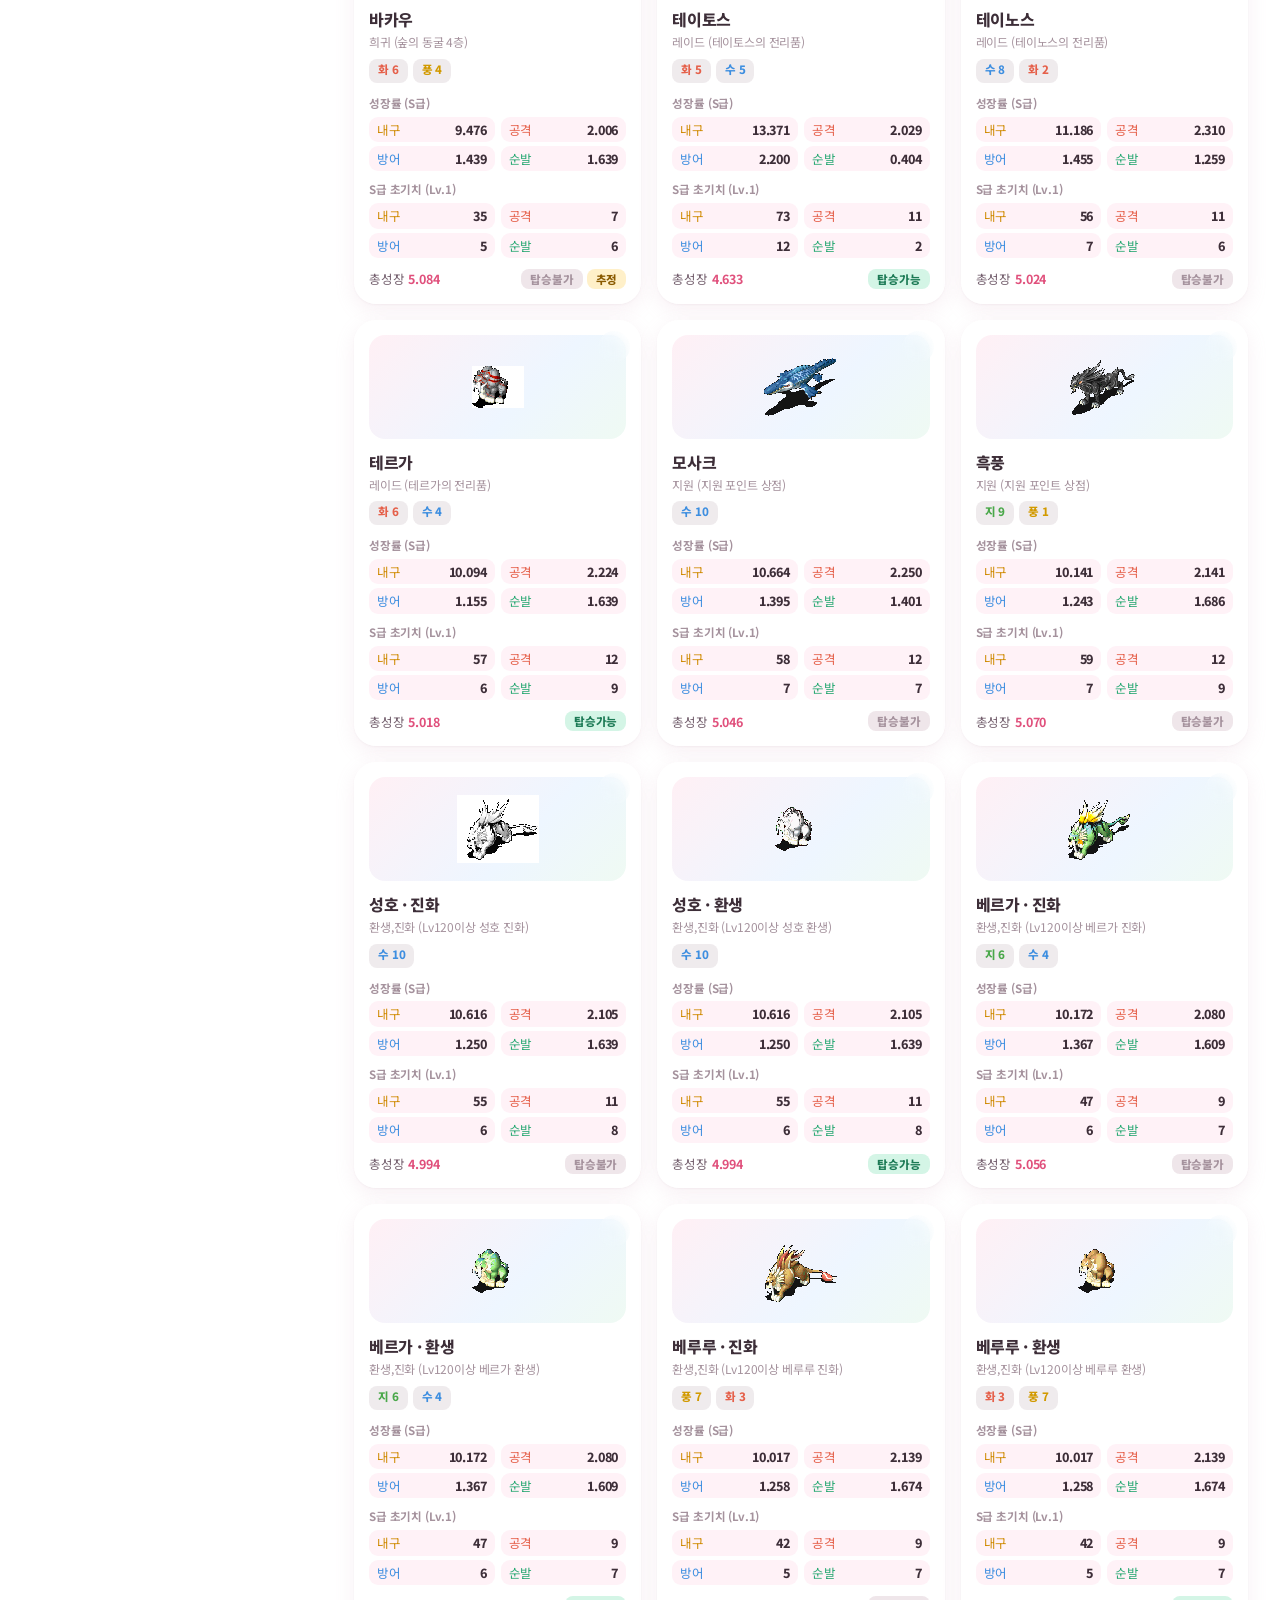
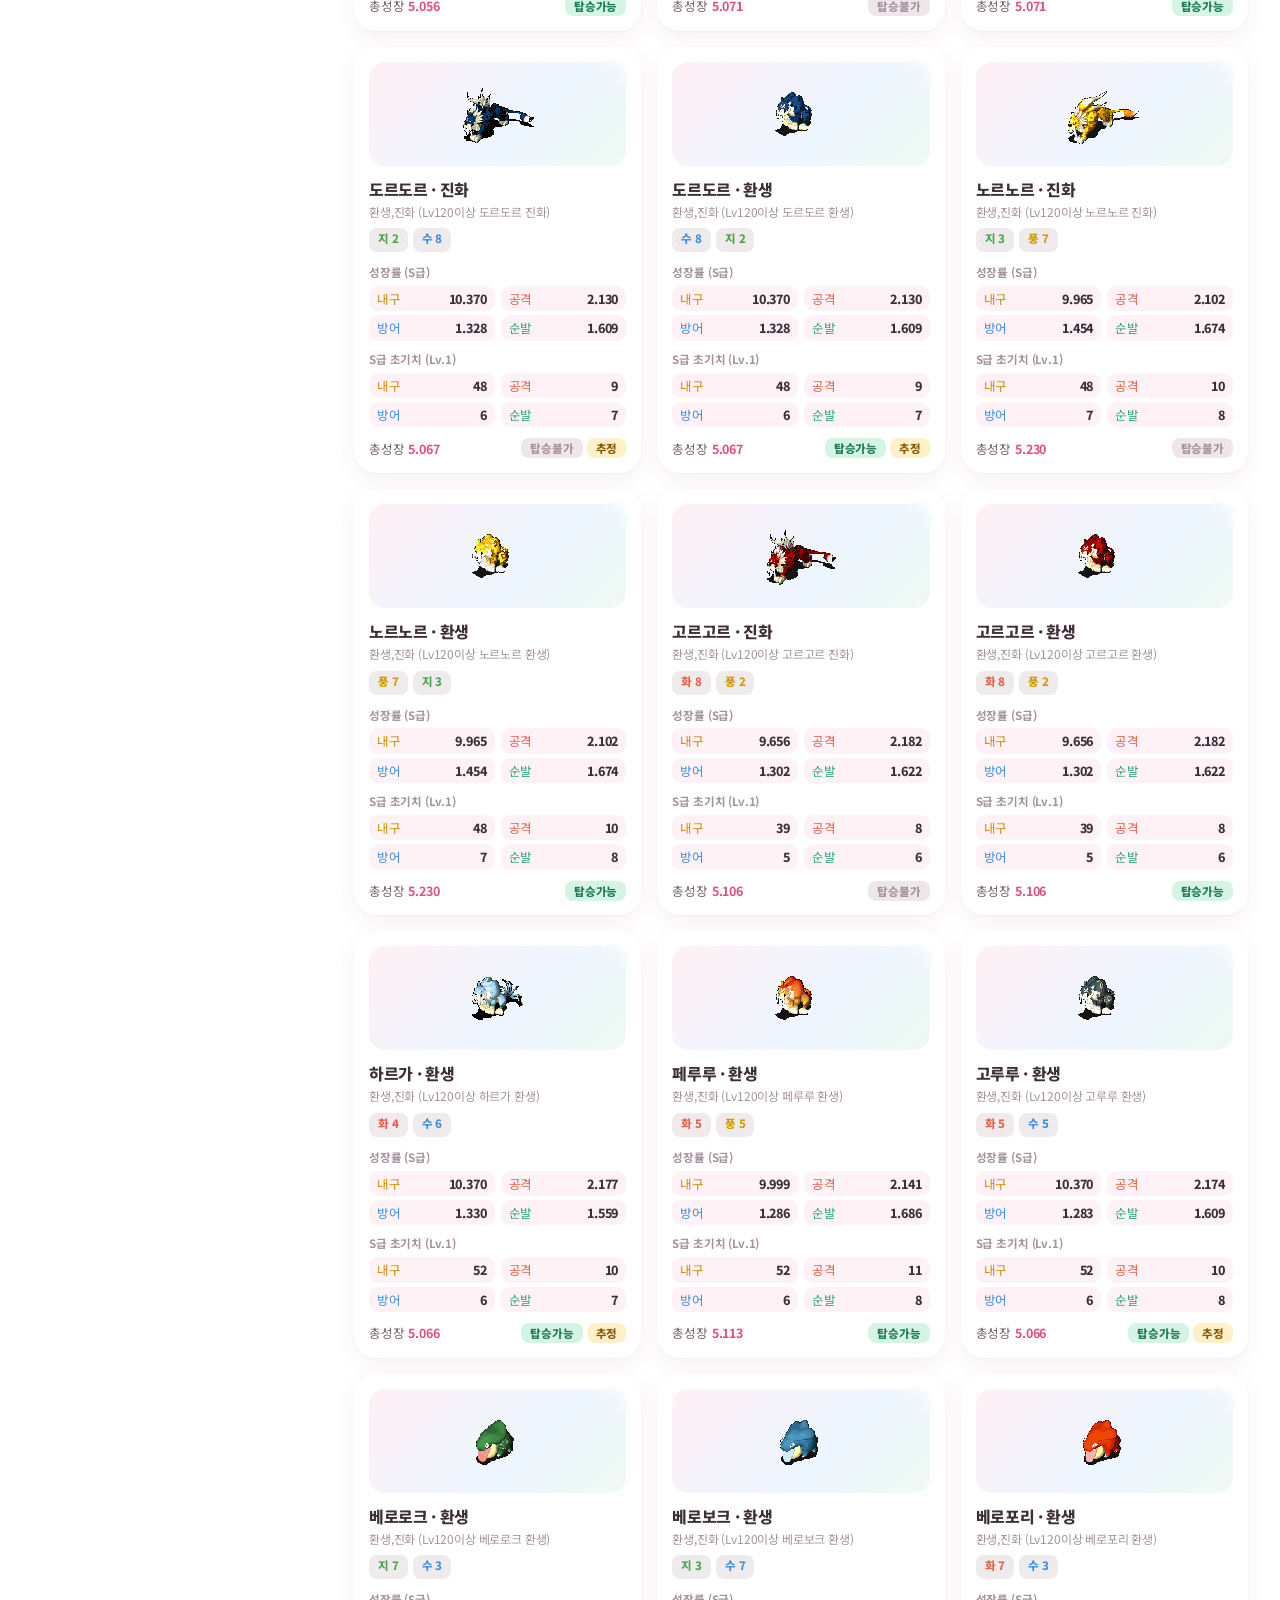
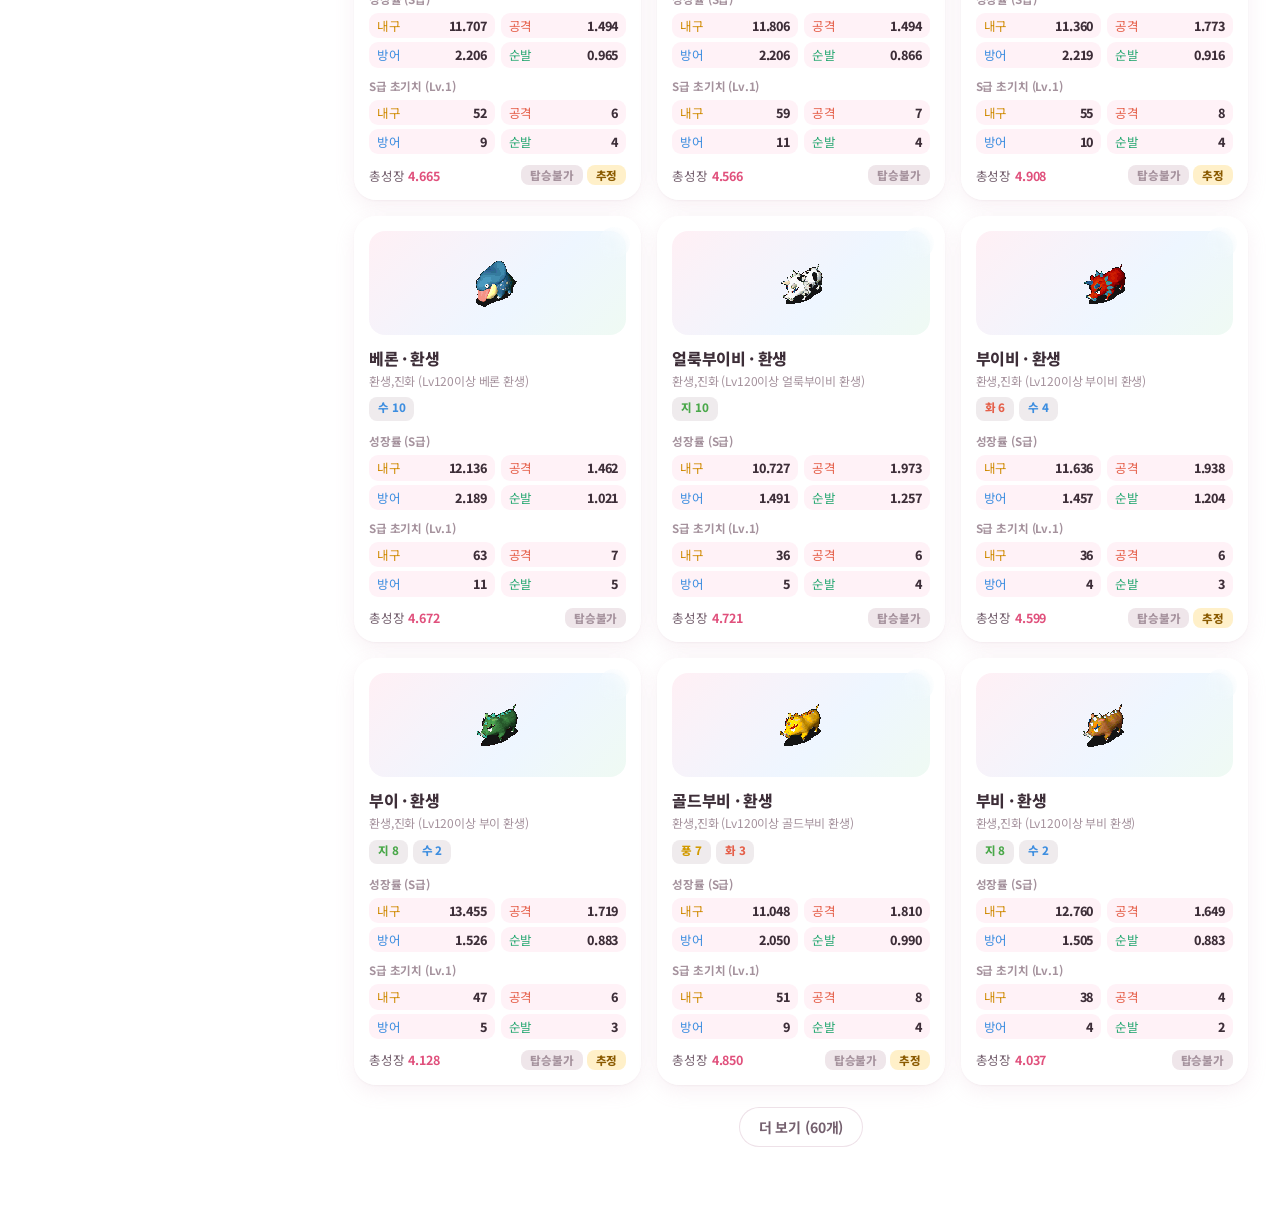
<file: pokedex.html>
<!DOCTYPE html>
<html lang="ko">
<head>
<meta charset="UTF-8">
<meta name="viewport" content="width=device-width, initial-scale=1.0">
<title>OHR Mate - 펫 도감</title>
<meta name="description" content="오르서버 펫의 속성, 획득 방법, S급 성장률과 초기치를 한눈에 보는 도감">
<link rel="preconnect" href="https://fonts.googleapis.com">
<link href="https://fonts.googleapis.com/css2?family=Jua&family=Noto+Sans+KR:wght@400;500;700;900&display=swap" rel="stylesheet">
<link rel="preload" href="pets.json" as="fetch" crossorigin>
<link rel="stylesheet" href="style.css">
</head>
<body>
<div id="siteNav"></div>

<main class="shell">
  <div class="page-head">
    <h1 class="page-title">펫 도감</h1>
    <p class="page-sub">공홈 펫 정보를 바탕으로 S급 성장률과 초기치를 보여줘요</p>
  </div>
  <button class="btn ghost filter-toggle" id="filterToggle" type="button" aria-expanded="false">검색·필터 열기</button>
  <div class="dex-layout">
    <aside class="filters box" id="filters">
      <div class="f-title">검색</div>
      <input id="search" class="f-input" type="search" placeholder="펫 이름 / 획득처 (초성 가능)" autocomplete="off" aria-label="펫 검색">
      <div class="f-title">속성</div>
      <div class="f-seg" id="attrSeg"></div>
      <div class="f-title">속성값 필터 <small>최대 2속성 · 총합 10</small></div>
      <label class="sw-row"><input type="checkbox" id="attrMode"><span class="sw-track"><span class="sw-thumb"></span></span><span class="sw-text">선택값 이상 검색</span></label>
      <div class="asl" id="attrSliders"></div>
      <div class="f-title">정렬</div>
      <select id="sortSel" class="f-input" aria-label="정렬">
        <option value="default">기본정렬</option>
        <option value="atk">공격 성장률 높은순</option>
        <option value="def">방어 성장률 높은순</option>
        <option value="agi">순발 성장률 높은순</option>
        <option value="hp">내구 성장률 높은순</option>
        <option value="total">총성장 높은순</option>
        <option value="name">이름순</option>
      </select>
      <div class="f-title">보기 방식</div>
      <div class="f-seg" id="viewSeg"></div>
      <div class="f-title">분류</div>
      <div class="chips" id="catChips"></div>
    </aside>

    <section class="dex-main">
      <div class="stats-row">
        <span class="pill"><b id="statTotal">-</b>전체 펫</span>
        <span class="pill"><b id="statShown">-</b>표시중</span>
        <span class="pill"><b id="statMount">-</b>탑승가능</span>
      </div>
      <div id="grid"></div>
      <div class="empty" id="empty" hidden>검색 결과가 없어요.</div>
      <button class="btn ghost" id="loadmore" type="button" hidden>더 보기</button>
    </section>
  </div>
</main>

<div class="modal" id="modal" hidden>
  <div class="mcard" role="dialog" aria-modal="true" aria-labelledby="mName">
    <button class="mclose" id="mClose" type="button" aria-label="닫기">✕</button>
    <div id="mBody"></div>
  </div>
</div>
<script src="nav.js"></script>
<script src="common.js"></script>
<script src="dex.js"></script>
</body>
</html>
</file>
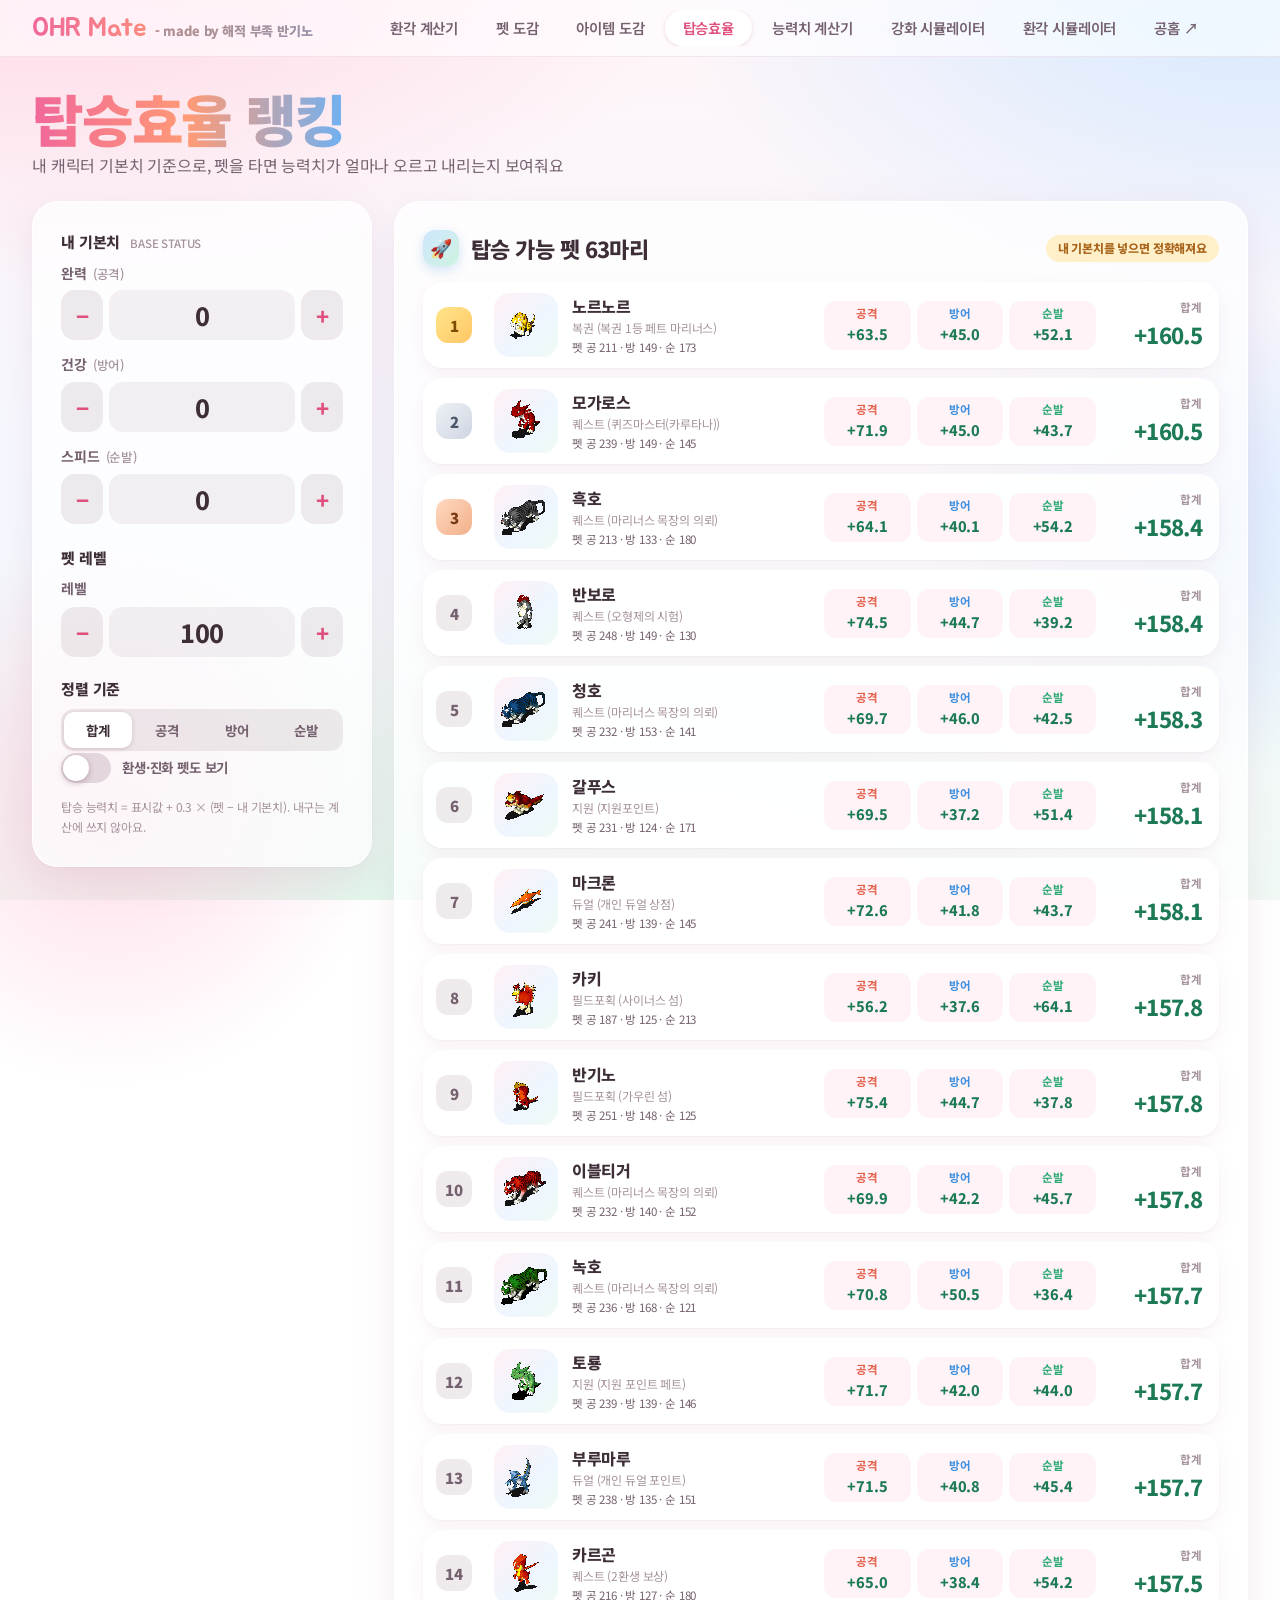
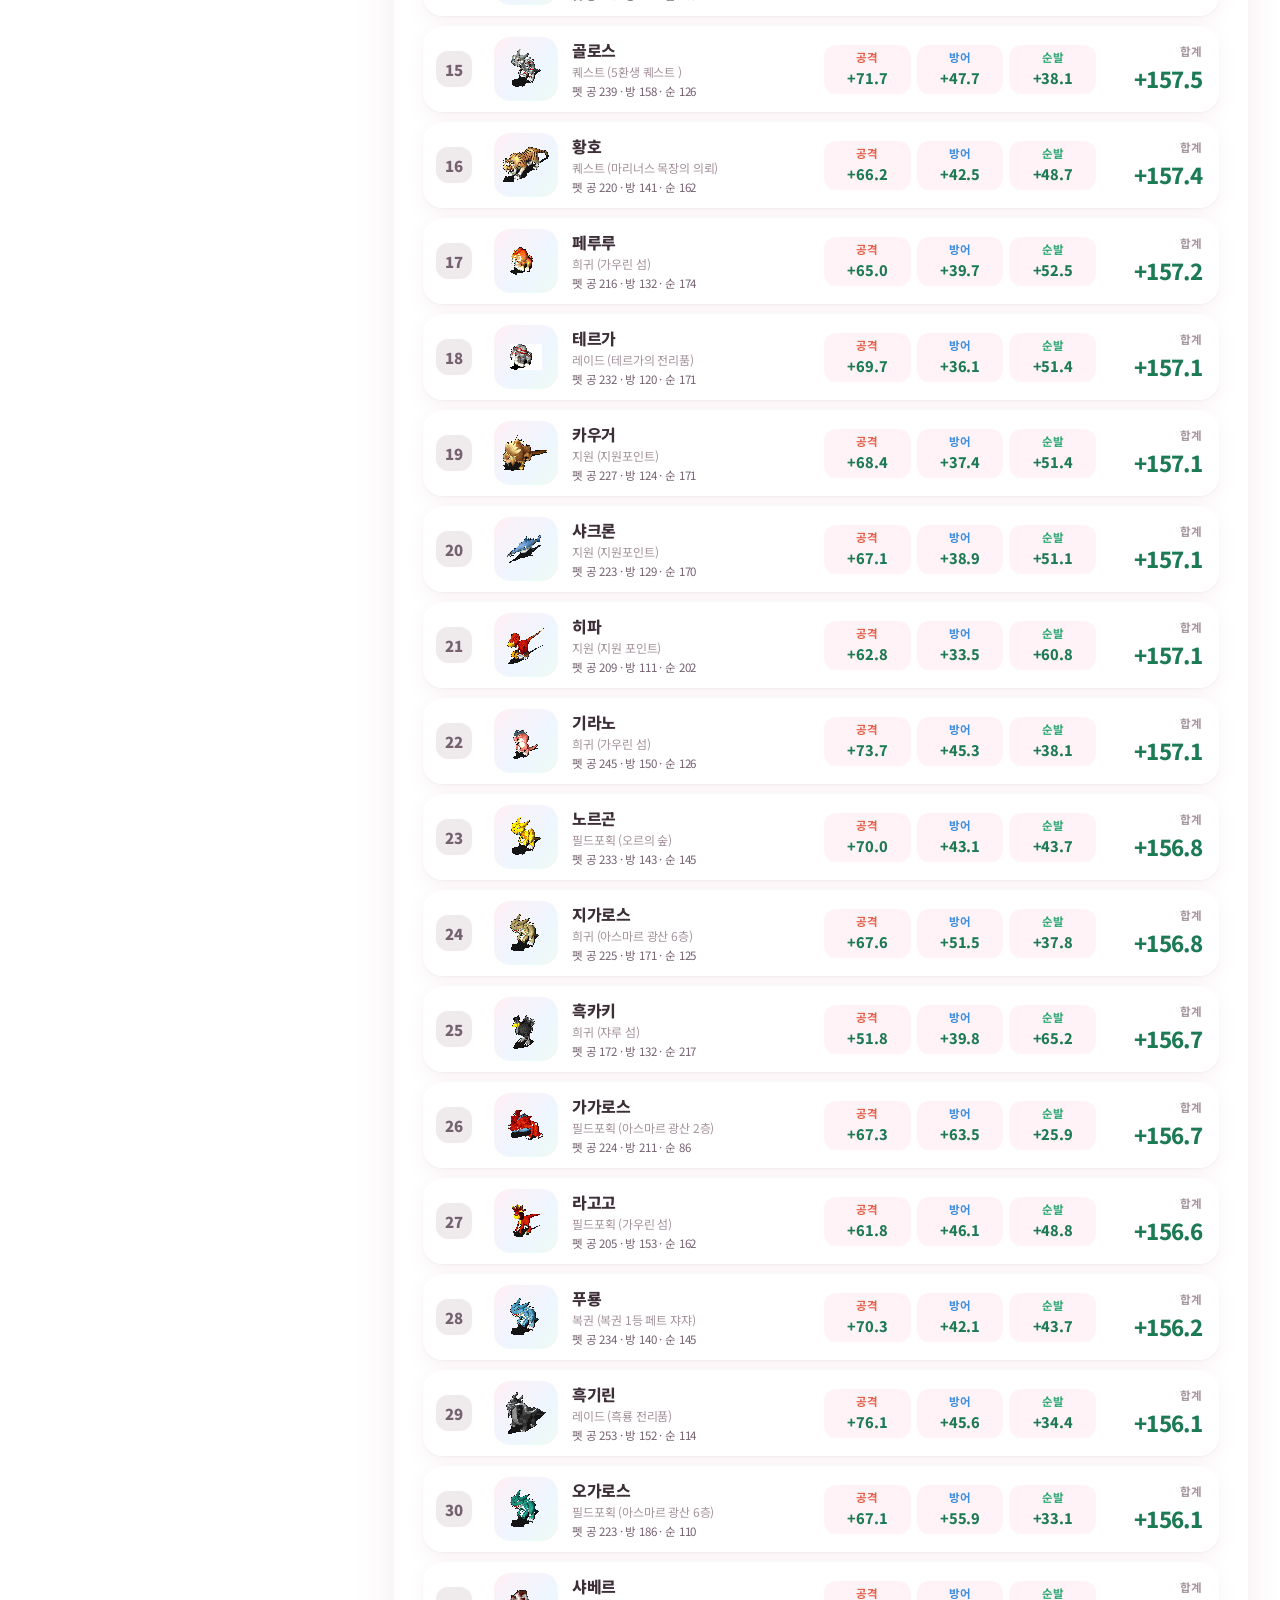
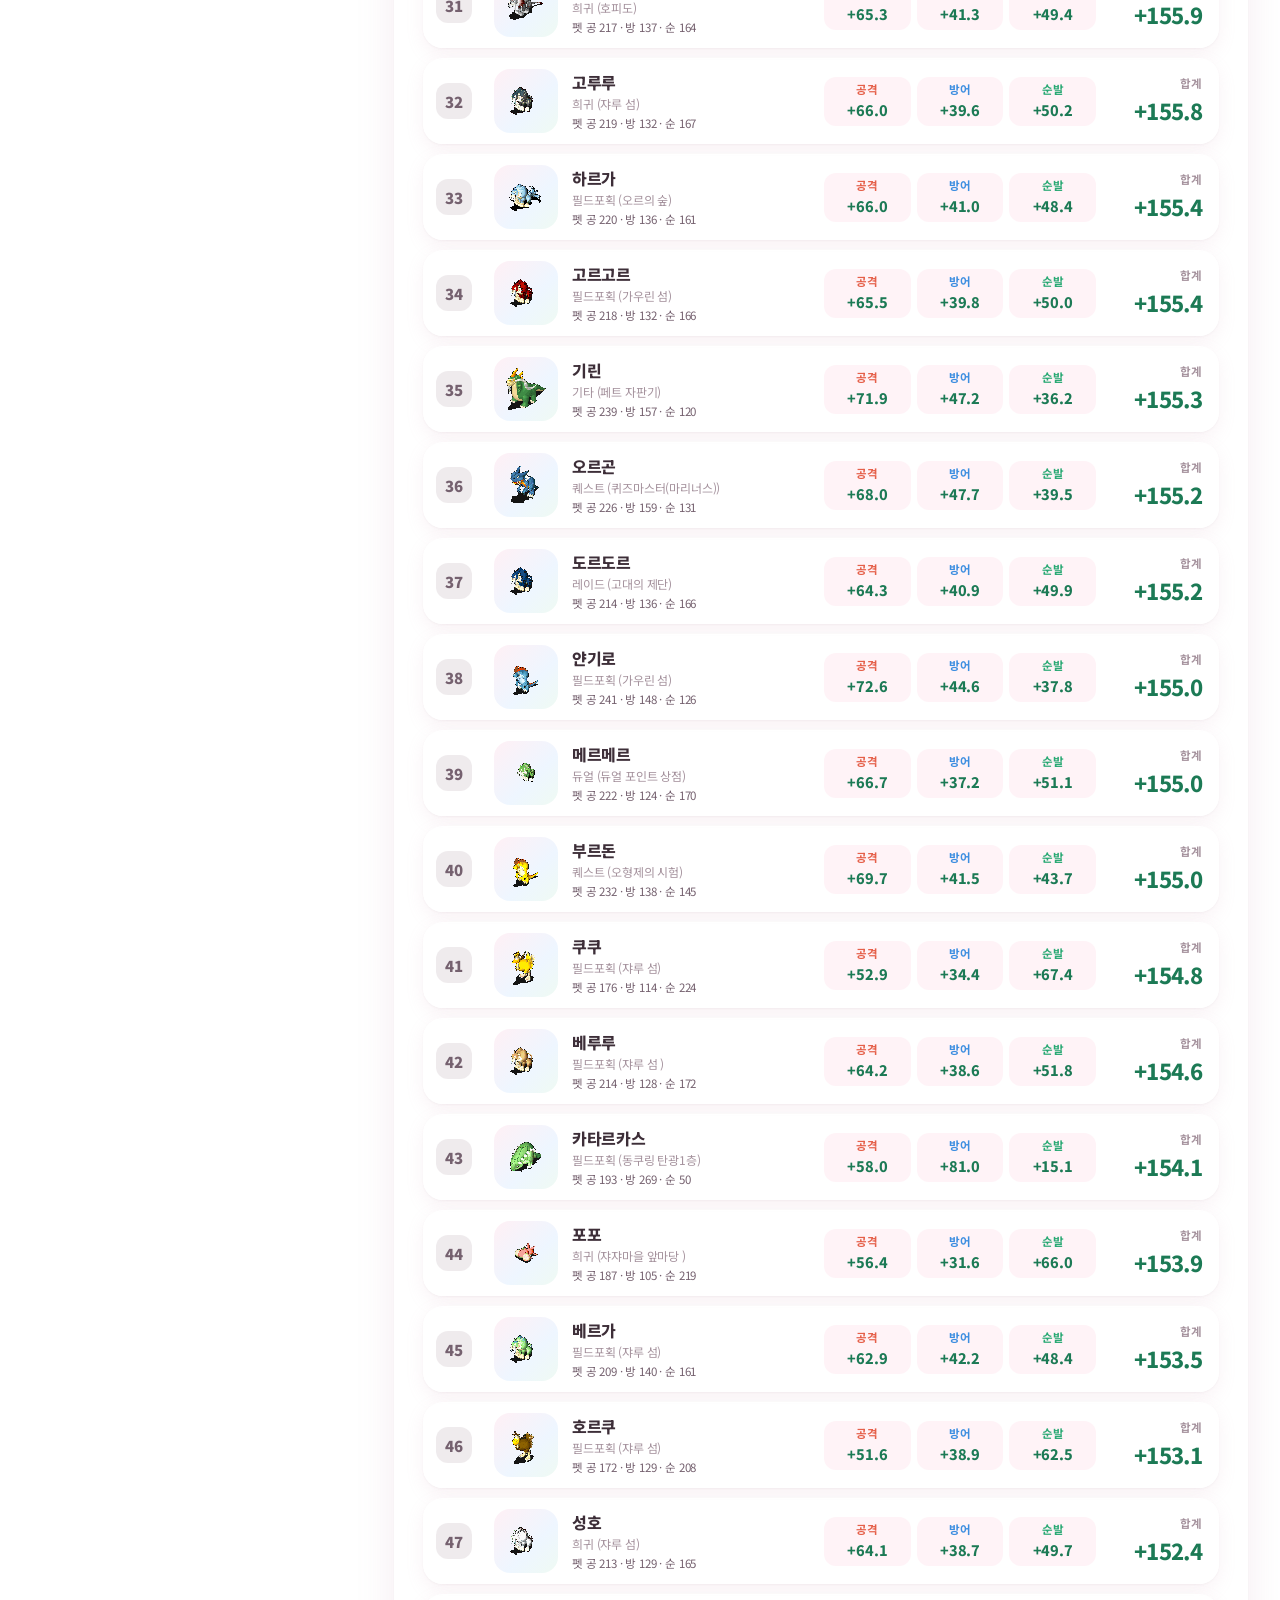
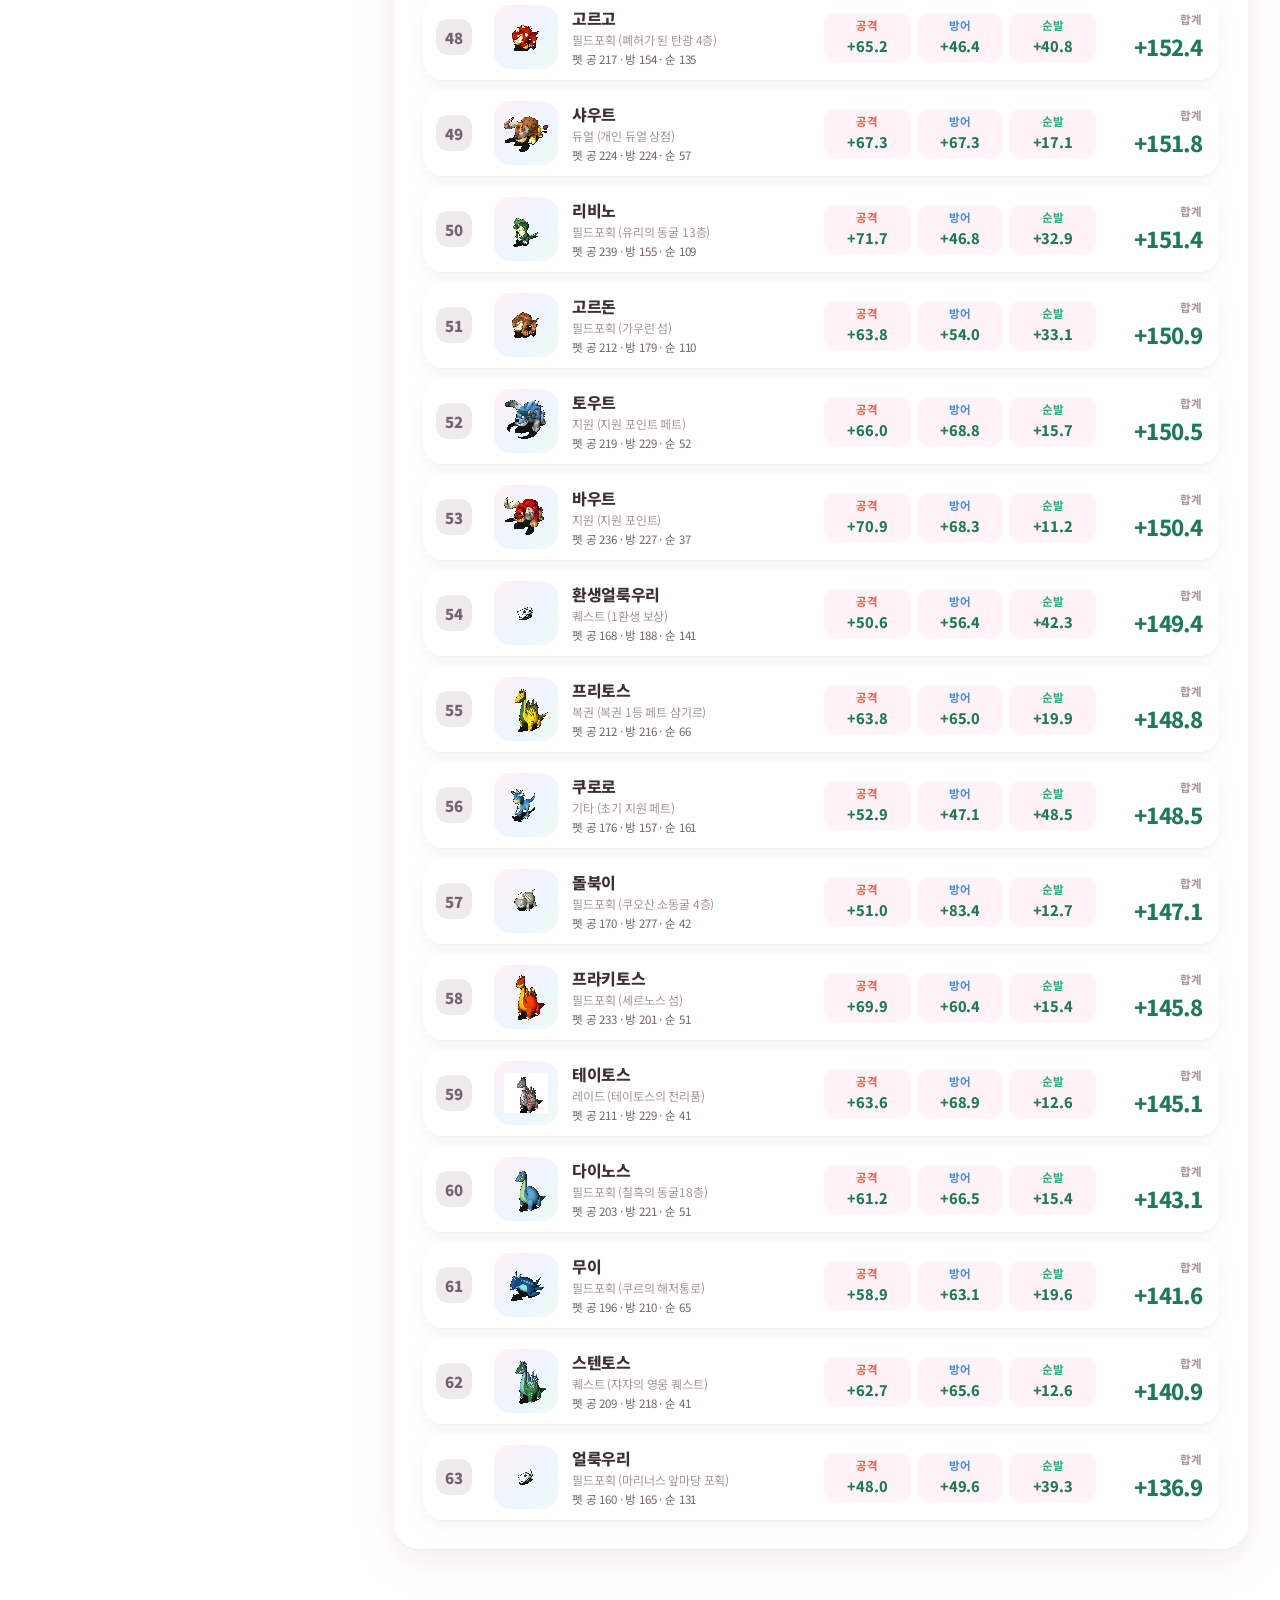
<file: ride.html>
<!DOCTYPE html>
<html lang="ko">
<head>
<meta charset="UTF-8">
<meta name="viewport" content="width=device-width, initial-scale=1.0">
<title>OHR Mate - 탑승효율</title>
<meta name="description" content="내 캐릭터 기본치 기준으로 펫을 탔을 때 능력치가 얼마나 오르고 내리는지 순위로 보여줘요">
<link rel="preconnect" href="https://fonts.googleapis.com">
<link href="https://fonts.googleapis.com/css2?family=Jua&family=Noto+Sans+KR:wght@400;500;700;900&display=swap" rel="stylesheet">
<link rel="preload" href="pets.json" as="fetch" crossorigin>
<link rel="stylesheet" href="style.css">
<link rel="stylesheet" href="ride.css">
</head>
<body>
<div id="siteNav"></div>

<main class="shell">
  <div class="page-head">
    <h1 class="page-title">탑승효율 랭킹</h1>
    <p class="page-sub">내 캐릭터 기본치 기준으로, 펫을 타면 능력치가 얼마나 오르고 내리는지 보여줘요</p>
  </div>
  <div class="ride-layout">
    <aside class="box rd-ctl" id="rdCtl">
      <div class="f-title">내 기본치 <small>BASE STATUS</small></div>
      <div class="rd-base" id="rdBase"></div>
      <div class="f-title">펫 레벨</div>
      <div id="rdLvBox"></div>
      <div class="f-title">정렬 기준</div>
      <div class="f-seg" id="rdSort"></div>
      <label class="sw-row"><input type="checkbox" id="rdReborn"><span class="sw-track"><span class="sw-thumb"></span></span><span class="sw-text">환생·진화 펫도 보기</span></label>
      <p class="fine" id="rdHelp">탑승 능력치 = 표시값 + 0.3 × (펫 − 내 기본치). 내구는 계산에 쓰지 않아요.</p>
    </aside>

    <section class="box rd-main">
      <div class="box-h"><span class="ico b">🚀</span><h2 id="rdTitle">탑승 가능 펫</h2><span class="stale-note" id="rdWarn" hidden>내 기본치를 넣으면 정확해져요</span></div>
      <div class="rd-list" id="rdList"><div class="empty">펫 정보를 불러오는 중이에요…</div></div>
    </section>
  </div>
</main>
<script src="nav.js"></script>
<script src="common.js"></script>
<script src="ride.js"></script>
</body>
</html>
</file>
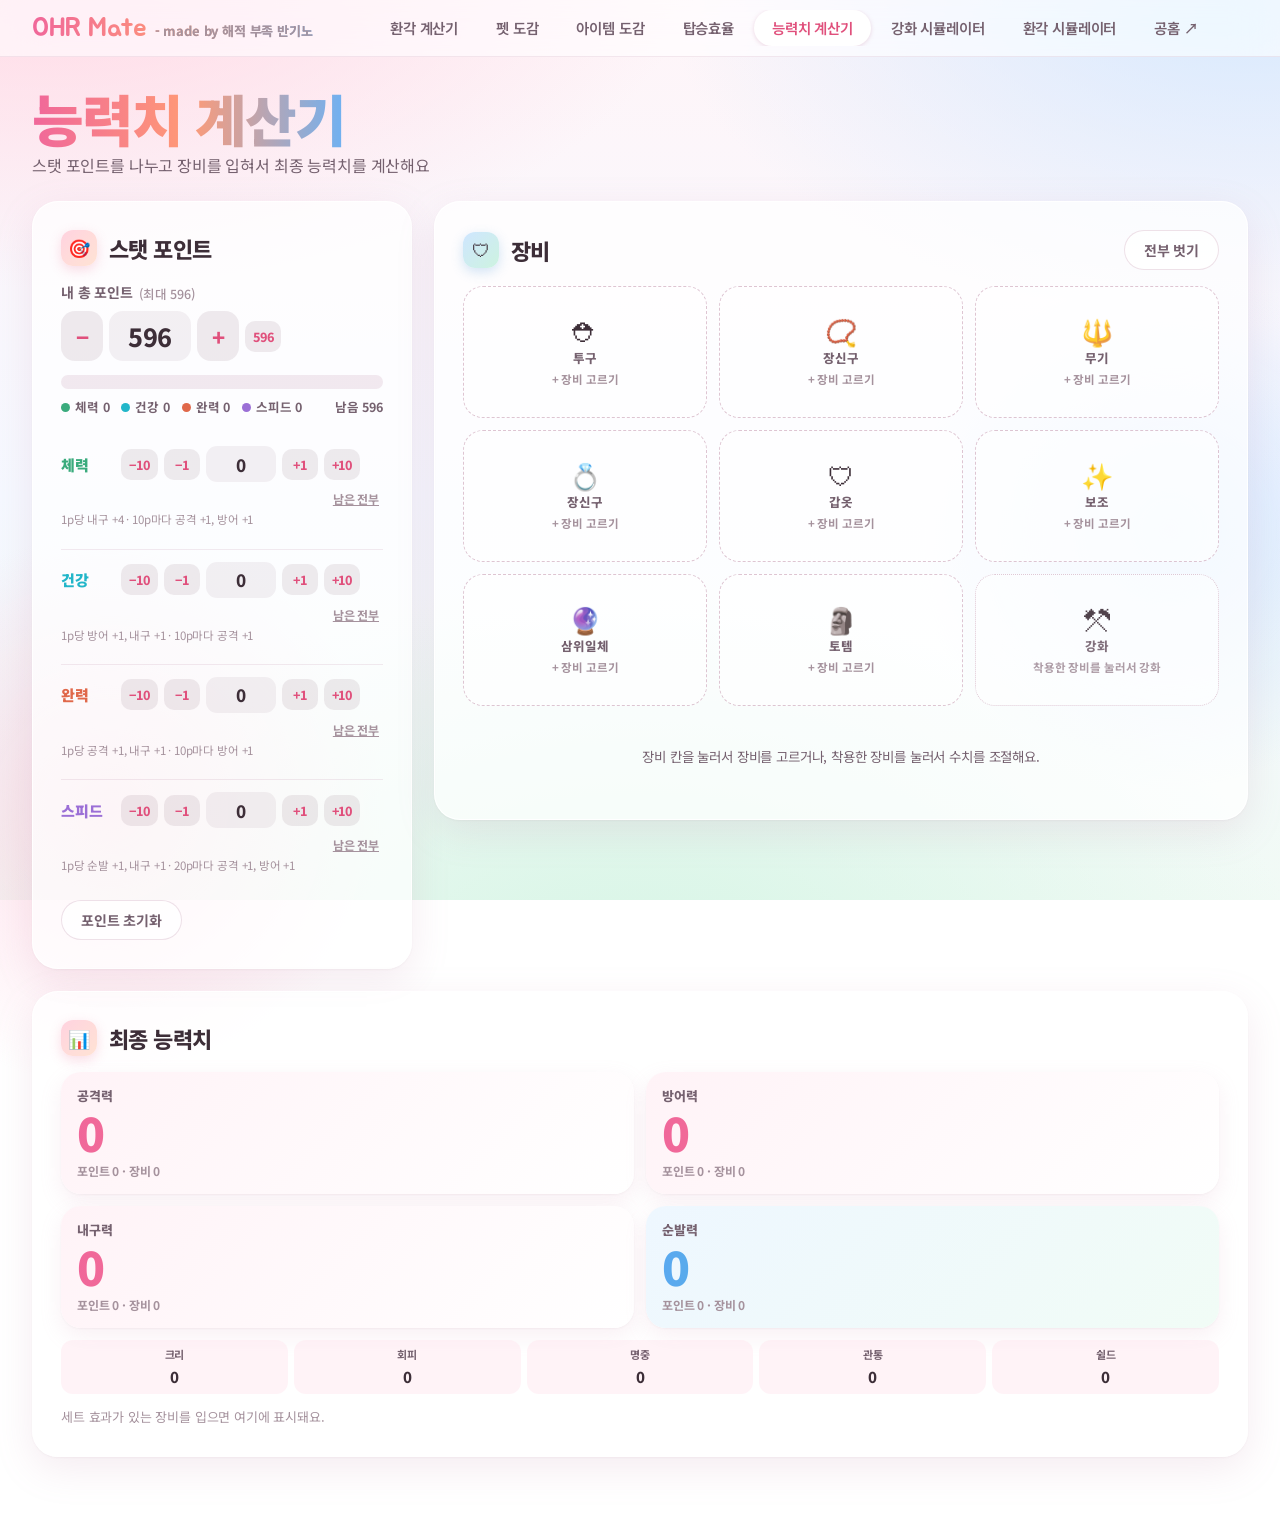
<file: stat.html>
<!DOCTYPE html>
<html lang="ko">
<head>
<meta charset="UTF-8">
<meta name="viewport" content="width=device-width, initial-scale=1.0">
<title>OHR Mate - 능력치 계산기</title>
<meta name="description" content="스탯 포인트를 나누고 장비를 착용해서 최종 공격력, 방어력, 내구력, 순발력을 계산해요">
<link rel="preconnect" href="https://fonts.googleapis.com">
<link href="https://fonts.googleapis.com/css2?family=Jua&family=Noto+Sans+KR:wght@400;500;700;900&display=swap" rel="stylesheet">
<link rel="preload" href="items.json" as="fetch" crossorigin>
<link rel="stylesheet" href="style.css">
<link rel="stylesheet" href="stat.css">
</head>
<body>
<div id="siteNav"></div>

<main class="shell">
  <div class="page-head">
    <h1 class="page-title">능력치 계산기</h1>
    <p class="page-sub">스탯 포인트를 나누고 장비를 입혀서 최종 능력치를 계산해요</p>
  </div>
  <div class="sc-layout">
    <section class="box sc-pts">
      <div class="box-h"><span class="ico">🎯</span><h2>스탯 포인트</h2></div>
      <div class="sc-total">
        <span class="slabel">내 총 포인트 <i>(최대 596)</i></span>
        <div class="stp" id="scTotalBox"></div>
      </div>
      <div class="sc-pool"><div class="sc-bar" id="poolBar"></div><div class="sc-legend" id="poolLegend"></div></div>
      <div id="scRows"></div>
      <div class="sc-pbtns"><button class="btn ghost" id="scReset" type="button">포인트 초기화</button></div>
    </section>

    <section class="box sc-equip">
      <div class="box-h"><span class="ico b">🛡</span><h2>장비</h2><button class="btn ghost sc-small" id="scUnequip" type="button">전부 벗기</button></div>
      <div class="sc-eq" id="scEq"></div>
      <div class="sc-opt" id="scOpt"></div>
    </section>

    <section class="box sc-res">
      <div class="box-h"><span class="ico">📊</span><h2>최종 능력치</h2></div>
      <div class="sc-cards" id="scCards"></div>
      <div class="sc-ex" id="scEx"></div>
      <div class="sc-sets" id="scSets"></div>
    </section>
  </div>
</main>

<div class="modal" id="scModal" hidden>
  <div class="mcard sc-pick" role="dialog" aria-modal="true" aria-labelledby="scPickTitle">
    <button class="mclose" id="scPickClose" type="button" aria-label="닫기">✕</button>
    <h3 id="scPickTitle" class="sc-pick-h">장비 고르기</h3>
    <input id="scPickQ" class="f-input" type="search" placeholder="이름 검색 (초성 가능)" autocomplete="off" aria-label="장비 검색">
    <div class="sc-pick-list" id="scPickList"></div>
  </div>
</div>
<script src="nav.js"></script>
<script src="common.js"></script>
<script src="enh-data.js"></script>
<script src="stat.js"></script>
</body>
</html>
</file>
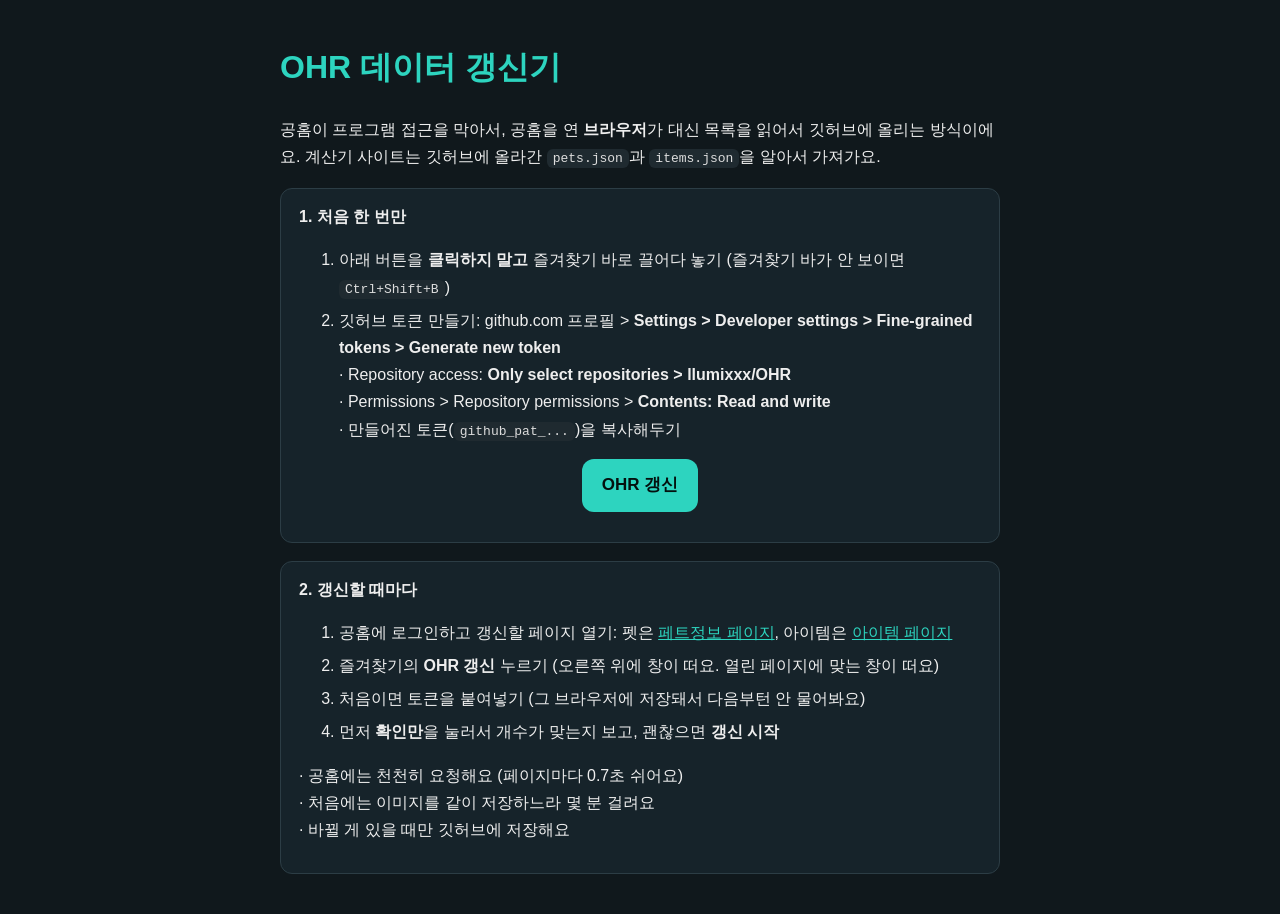
<file: updater.html>
<!DOCTYPE html>
<html lang="ko"><head><meta charset="utf-8"><meta name="viewport" content="width=device-width,initial-scale=1">
<title>OHR 데이터 갱신기</title>
<style>
 body{font-family:'Noto Sans KR',sans-serif;background:#10181c;color:#eee;max-width:720px;margin:40px auto;padding:0 18px;line-height:1.7}
 h1{color:#2dd4bf} a.bm{display:inline-block;padding:12px 20px;background:#2dd4bf;color:#04110f;font-weight:800;border-radius:12px;text-decoration:none;font-size:17px}
 code{background:#1f2a30;color:#ddd;border-radius:6px;padding:2px 6px} ol li{margin:6px 0}
 .box{background:#16232a;border:1px solid #2c3d45;border-radius:12px;padding:14px 18px;margin:18px 0}
</style></head><body>
<h1>OHR 데이터 갱신기</h1>
<p>공홈이 프로그램 접근을 막아서, 공홈을 연 <b>브라우저</b>가 대신 목록을 읽어서 깃허브에 올리는 방식이에요.
계산기 사이트는 깃허브에 올라간 <code>pets.json</code>과 <code>items.json</code>을 알아서 가져가요.</p>

<div class="box"><b>1. 처음 한 번만</b>
<ol>
 <li>아래 버튼을 <b>클릭하지 말고</b> 즐겨찾기 바로 끌어다 놓기 (즐겨찾기 바가 안 보이면 <code>Ctrl+Shift+B</code>)</li>
 <li>깃허브 토큰 만들기: github.com 프로필 &gt; <b>Settings &gt; Developer settings &gt; Fine-grained tokens &gt; Generate new token</b><br>
   · Repository access: <b>Only select repositories &gt; llumixxx/OHR</b><br>
   · Permissions &gt; Repository permissions &gt; <b>Contents: Read and write</b><br>
   · 만들어진 토큰(<code>github_pat_...</code>)을 복사해두기</li>
</ol>
<p style="text-align:center"><a class="bm" id="bm" href="javascript:(function(){var u=[&#x27;https://llumixxx.github.io/OHR/updater.js&#x27;,&#x27;https://cdn.jsdelivr.net/gh/llumixxx/OHR@main/updater.js&#x27;],i=0;function t(){var s=document.createElement(&#x27;script&#x27;);s.src=u[i]+&#x27;?v=&#x27;+Date.now();s.onerror=function(){i++;if(i&lt;u.length){t()}else{alert(&#x27;갱신기를 못 불러왔어요. 잠시 뒤에 다시 해보세요&#x27;)}};document.body.appendChild(s)}t()})();">OHR 갱신</a></p></div>

<div class="box"><b>2. 갱신할 때마다</b>
<ol>
 <li>공홈에 로그인하고 갱신할 페이지 열기: 펫은 <a href="https://ohrsa.net/petinfo" target="_blank" style="color:#2dd4bf">페트정보 페이지</a>, 아이템은 <a href="https://ohrsa.net/item" target="_blank" style="color:#2dd4bf">아이템 페이지</a></li>
 <li>즐겨찾기의 <b>OHR 갱신</b> 누르기 (오른쪽 위에 창이 떠요. 열린 페이지에 맞는 창이 떠요)</li>
 <li>처음이면 토큰을 붙여넣기 (그 브라우저에 저장돼서 다음부턴 안 물어봐요)</li>
 <li>먼저 <b>확인만</b>을 눌러서 개수가 맞는지 보고, 괜찮으면 <b>갱신 시작</b></li>
</ol>
<p>· 공홈에는 천천히 요청해요 (페이지마다 0.7초 쉬어요)<br>· 처음에는 이미지를 같이 저장하느라 몇 분 걸려요<br>· 바뀔 게 있을 때만 깃허브에 저장해요</p></div>

<script>
 document.getElementById('bm').onclick = function(e){ e.preventDefault(); alert('클릭하지 말고 즐겨찾기 바로 끌어다 놓아주세요!'); };
</script>
</body></html>
</file>
<file: style.css>
:root{
  --ink:#3d2e38; --ink2:#75616f; --ink3:#a5929d;
  --panel:rgba(255,255,255,.72); --line:rgba(190,140,165,.26);
  --acc:#f58fb0; --acc-strong:#e8648f; --rose:#e0507c;
  --btn1:#ffd9e5; --btn2:#ffc7ba; --btn-ink:#7a2a45;
  --hp:#cf8a00; --atk:#e5604a; --def:#3d8ee0; --spd:#2aa974;
  --seg:rgba(130,100,118,.13);
  --wrap:min(1840px,calc(100% - 64px));
  --r-lg:26px; --r-md:18px;
  --shadow:0 1px 2px rgba(120,70,100,.05),0 12px 38px rgba(190,130,160,.15);
  --ease:cubic-bezier(.2,.8,.2,1);
  --disp:'Jua','Noto Sans KR',sans-serif;
}
*{box-sizing:border-box;margin:0;padding:0}
html{-webkit-text-size-adjust:100%;scroll-behavior:smooth}
body{font-family:'Noto Sans KR',-apple-system,BlinkMacSystemFont,sans-serif;color:var(--ink);min-height:100vh;line-height:1.55;letter-spacing:-.01em;
  background:
    radial-gradient(1100px 600px at 4% -8%,#ffd6e3 0%,transparent 60%),
    radial-gradient(1000px 600px at 98% -4%,#d3e8ff 0%,transparent 60%),
    radial-gradient(1100px 700px at 50% 110%,#d6f5e5 0%,transparent 60%),
    linear-gradient(180deg,#fff5f8 0%,#f5f8ff 55%,#f1faf5 100%);
  background-attachment:fixed}
button,input,select{font-family:inherit;font-size:inherit;color:inherit;letter-spacing:inherit}
button{cursor:pointer;-webkit-tap-highlight-color:transparent}
a{color:inherit}
:focus-visible{outline:3px solid rgba(232,100,143,.45);outline-offset:2px}
[hidden]{display:none!important}

/* 스크롤바 */
*{scrollbar-width:thin;scrollbar-color:#f1a9c0 transparent}
::-webkit-scrollbar{width:12px;height:12px}
::-webkit-scrollbar-track{background:rgba(255,255,255,.35);border-radius:10px}
::-webkit-scrollbar-thumb{background:linear-gradient(180deg,#ffb3c9,#b9d9ff);border-radius:10px;border:3px solid transparent;background-clip:padding-box}
::-webkit-scrollbar-thumb:hover{background:linear-gradient(180deg,#ff9fbd,#9cc8fb);background-clip:padding-box}
::-webkit-scrollbar-corner{background:transparent}
.filters::-webkit-scrollbar,.mcard::-webkit-scrollbar,.suggest::-webkit-scrollbar,.tbl-wrap::-webkit-scrollbar,.dex-wrap::-webkit-scrollbar{width:8px;height:8px}
.menu{scrollbar-width:none}
.menu::-webkit-scrollbar{display:none}

/* 상단 메뉴 */
.top{position:sticky;top:0;z-index:50;background:rgba(255,255,255,.62);backdrop-filter:saturate(180%) blur(22px);-webkit-backdrop-filter:saturate(180%) blur(22px);border-bottom:1px solid rgba(190,140,165,.18)}
.top-in{width:var(--wrap);margin:0 auto;height:56px;display:flex;align-items:center;gap:28px}
.brand{font-family:var(--disp);font-size:27px;text-decoration:none;white-space:nowrap;background:linear-gradient(90deg,#f0679a,#ff9a76 55%,#6fb1f2);-webkit-background-clip:text;background-clip:text;color:transparent;-webkit-text-fill-color:transparent}
.brand small{font-family:'Noto Sans KR',sans-serif;font-size:13px;font-weight:700;margin-left:8px;-webkit-text-fill-color:var(--ink3);color:var(--ink3)}
.menu{display:flex;gap:2px;flex:1;justify-content:center;overflow-x:auto}
.menu a{padding:7px 18px;font-weight:600;font-size:14.5px;color:var(--ink2);text-decoration:none;border-radius:999px;white-space:nowrap;transition:background .2s,color .2s}
.menu a:hover{background:rgba(245,143,176,.16);color:var(--ink)}
.menu a.on{background:#fff;color:var(--rose);box-shadow:0 1px 4px rgba(190,120,150,.28)}

/* 바탕 */
.shell{width:var(--wrap);margin:30px auto 70px;animation:rise .5s var(--ease) both}
@keyframes rise{from{opacity:0;transform:translateY(10px)}to{opacity:1;transform:none}}
.box{background:var(--panel);backdrop-filter:blur(26px) saturate(160%);-webkit-backdrop-filter:blur(26px) saturate(160%);border:1px solid rgba(255,255,255,.95);border-radius:var(--r-lg);padding:28px;box-shadow:var(--shadow)}
.box-h{display:flex;align-items:center;justify-content:flex-start;gap:12px;margin-bottom:16px}
.box-h h2{font-size:22px;font-weight:800;letter-spacing:-.025em}
.page-head{margin:6px 0 24px}
.page-title{font-size:clamp(34px,4.4vw,56px);font-weight:900;letter-spacing:-.04em;line-height:1.1;background:linear-gradient(90deg,#f0679a,#ff9a76 50%,#6fb1f2);-webkit-background-clip:text;background-clip:text;color:transparent;-webkit-text-fill-color:transparent;display:inline-block}
.page-sub{font-size:16px;color:var(--ink2);margin-top:4px}
.foot{margin-top:26px;font-size:12.5px;color:var(--ink3);line-height:1.8;max-width:100ch}

/* 버튼, 입력 */
.btn{display:inline-block;border:0;border-radius:999px;padding:12px 28px;font-weight:800;font-size:15px;text-decoration:none;text-align:center;background:linear-gradient(180deg,var(--btn1),var(--btn2));color:var(--btn-ink);box-shadow:0 4px 14px rgba(240,120,150,.28);transition:transform .2s var(--ease),box-shadow .2s,filter .2s}
.btn:hover{filter:saturate(1.15) brightness(1.02);transform:translateY(-1px)}
.btn:active{transform:scale(.97)}
.btn:disabled{opacity:.5;cursor:default;transform:none}
.btn.ghost{background:rgba(255,255,255,.75);color:var(--ink2);box-shadow:inset 0 0 0 1px var(--line);font-weight:700;padding:10px 20px;font-size:14px}
.btn.ghost:hover{background:#fff;color:var(--ink)}
.f-input,.pick input,.si{background:rgba(130,100,118,.09);border:1px solid transparent;border-radius:14px;color:var(--ink);outline:none;transition:background .2s,border-color .2s,box-shadow .2s}
.f-input::placeholder,.pick input::placeholder{color:var(--ink3)}
.f-input:focus,.pick input:focus,.si:focus{background:#fff;border-color:var(--acc);box-shadow:0 0 0 4px rgba(245,143,176,.2)}
input[type=search]::-webkit-search-cancel-button{-webkit-appearance:none;appearance:none}
select.f-input{-webkit-appearance:none;appearance:none;cursor:pointer;padding-right:38px;background-image:url("data:image/svg+xml,%3Csvg xmlns='http://www.w3.org/2000/svg' width='14' height='9' viewBox='0 0 14 9'%3E%3Cpath d='M1.5 1.5 7 7l5.5-5.5' fill='none' stroke='%23e8648f' stroke-width='2.2' stroke-linecap='round' stroke-linejoin='round'/%3E%3C/svg%3E");background-repeat:no-repeat;background-position:right 14px center}
select.f-input option{background:#fff;color:var(--ink)}

/* 계산기 화면: 넓으면 3단, 중간은 2단, 좁으면 1단 */
.calc-layout{display:grid;gap:22px;align-items:stretch;
  grid-template-columns:minmax(330px,400px) minmax(0,1fr) minmax(0,1.15fr);
  grid-template-areas:"pet inputs results"}
.petcard{grid-area:pet;display:flex;flex-direction:column}
.calc{grid-area:inputs;display:flex;flex-direction:column}
.resbox{grid-area:results;display:flex;flex-direction:column}
#results{flex:1}
.pick{position:relative;margin-bottom:16px}
.pick input{width:100%;padding:13px 16px}
.suggest{position:absolute;left:0;right:0;top:calc(100% + 6px);z-index:30;background:rgba(255,255,255,.96);backdrop-filter:blur(20px);border:1px solid var(--line);border-radius:16px;box-shadow:0 18px 40px rgba(180,110,145,.3);max-height:340px;overflow:auto}
.sg{display:flex;align-items:center;gap:10px;width:100%;text-align:left;border:0;background:none;padding:11px 16px;border-bottom:1px solid rgba(190,140,165,.15)}
.sg:last-child{border-bottom:0}
.sg:hover,.sg.act{background:#fff0f5}
.sg span{font-weight:700;font-size:14.5px}
.sg i{font-style:normal;font-size:12px;color:var(--ink3);margin-left:auto}
.sg-empty{padding:14px 16px;font-size:13.5px;color:var(--ink3)}
.pc-head{display:grid;grid-template-columns:168px minmax(0,1fr);gap:18px;align-items:center}
.frame{background:linear-gradient(135deg,#ffc9da,#d3e6ff 55%,#c8f1dc);border-radius:24px;padding:6px;box-shadow:0 8px 22px rgba(214,150,176,.3)}
.frame-in{aspect-ratio:1;background:radial-gradient(circle at 50% 30%,#ffffff,#fff3f7 70%,#ffe9f0);border-radius:19px;display:flex;align-items:center;justify-content:center;padding:14px}
.frame-in img{width:100%;height:100%;object-fit:contain;image-rendering:pixelated}
.pname{font-size:clamp(24px,2.2vw,30px);font-weight:900;letter-spacing:-.035em;line-height:1.2;margin:0 0 8px;word-break:keep-all}
.vtabs{display:inline-flex;flex-wrap:wrap;gap:2px;background:var(--seg);padding:3px;border-radius:12px;margin-bottom:10px}
.vtabs:empty,.tags:empty{display:none}
.vtab{border:0;background:transparent;border-radius:9px;padding:5px 14px;font-size:13px;font-weight:700;color:var(--ink2);transition:background .2s,color .2s,box-shadow .2s}
.vtab[aria-selected="true"]{background:#fff;color:var(--ink);box-shadow:0 1px 4px rgba(120,70,100,.25)}
.tags{display:flex;flex-wrap:wrap;gap:6px;margin-bottom:8px}
.tag{display:inline-block;font-size:12px;font-weight:800;border-radius:8px;padding:3px 10px;background:#fff0c9;color:#8a5a00}
.tag.ride{background:#d4f5e6;color:#1c7a55}
.tag.off{background:#efe6ea;color:var(--ink3)}
.hero-how{font-size:13.5px;color:var(--ink2);margin-top:10px}
.attrs{margin:12px 0 4px;display:grid;gap:7px}
.attr-row{display:grid;grid-template-columns:22px 1fr 38px;gap:8px;align-items:center;font-size:13px;font-weight:800}
.attr-row .track{height:8px;background:rgba(190,140,165,.2);border-radius:4px;overflow:hidden}
.attr-row .track i{display:block;height:100%;border-radius:4px}
.attr-row .v{text-align:right;color:var(--ink2);font-size:13px}
.stat-table{width:100%;border-collapse:collapse;margin-top:14px;font-variant-numeric:tabular-nums}
.stat-table th{font-size:12.5px;font-weight:700;color:var(--ink3);text-align:right;padding:4px 6px 8px}
.stat-table th:first-child,.stat-table td:first-child{text-align:left}
.stat-table td{padding:11px 6px;text-align:right;font-weight:800;font-size:16.5px;border-top:1px solid rgba(190,140,165,.18)}
.stat-table td:first-child{font-size:13.5px;font-weight:700}
.stat-table tr.h td:first-child{color:var(--hp)} .stat-table tr.a td:first-child{color:var(--atk)} .stat-table tr.d td:first-child{color:var(--def)} .stat-table tr.s td:first-child{color:var(--spd)}
.stat-table td.g{color:var(--rose)}
.petcard .btn{margin-top:auto;width:100%}
.petcard .hero-how{margin-bottom:18px}

.calc .lead{font-size:14px;color:var(--ink2);margin:-6px 0 20px}
.stat-grid{display:grid;grid-template-columns:repeat(2,minmax(0,1fr));gap:18px 16px}
.slabel{display:block;font-size:14px;font-weight:700;color:var(--ink2);margin-bottom:7px}
.slabel i{font-style:normal;color:var(--ink3);font-weight:500;font-size:12.5px}
.stp{display:flex;align-items:center;gap:6px}
.sb{flex:0 0 auto;width:42px;height:50px;border:0;background:var(--seg);border-radius:14px;font-size:22px;font-weight:800;line-height:1;padding:0;color:var(--rose);touch-action:manipulation;-webkit-user-select:none;user-select:none;transition:background .15s,transform .15s var(--ease)}
.sb:hover{background:rgba(245,143,176,.22)}
.sb:active{background:var(--acc);color:#fff;transform:scale(.86)}
.si{flex:1 1 auto;min-width:0;width:100%;height:50px;text-align:center;font-size:25px;font-weight:800;font-variant-numeric:tabular-nums;-moz-appearance:textfield;appearance:textfield}
.si::-webkit-outer-spin-button,.si::-webkit-inner-spin-button{-webkit-appearance:none;margin:0}
.calc-row{display:flex;flex-wrap:wrap;gap:10px;align-items:center;margin-top:24px}
.msg-warn{margin-top:12px;font-size:13.5px;color:#a8641a}

.res-hero{display:grid;grid-template-columns:1fr 1fr;gap:14px}
.res-card{background:linear-gradient(135deg,#fff3f7,#fff);border:1px solid rgba(255,255,255,.9);border-radius:22px;padding:18px 22px 20px;box-shadow:0 1px 2px rgba(120,70,100,.05),0 8px 24px rgba(214,150,176,.16)}
.res-card.gold{background:linear-gradient(135deg,#eef7ff,#f1fcf6)}
.res-l{display:block;font-size:14px;font-weight:700;color:var(--ink2)}
.res-v{display:flex;align-items:baseline;gap:6px;margin-top:4px}
.res-v strong{font-weight:900;letter-spacing:-.05em;font-size:clamp(56px,6vw,92px);line-height:1.05;background:linear-gradient(90deg,#f0679a,#ff9a76);-webkit-background-clip:text;background-clip:text;color:transparent;-webkit-text-fill-color:transparent}
.res-card.gold .res-v strong{background:linear-gradient(90deg,#5aa9f0,#3fc29a);-webkit-background-clip:text;background-clip:text}
.res-v small{font-size:20px;font-weight:700;color:var(--ink2)}
.fun{margin:18px 2px 4px;font-size:16px;font-weight:800;color:var(--rose)}
.dist{margin-top:14px;display:grid;gap:9px}
.drow{display:grid;grid-template-columns:72px 1fr 60px;gap:12px;align-items:center;font-size:14px}
.drow .gl{font-weight:800;font-variant-numeric:tabular-nums}
.drow .gt{height:12px;background:rgba(190,140,165,.18);border-radius:7px;overflow:hidden}
.drow .gf{height:100%;border-radius:7px}
.drow .gp{text-align:right;font-weight:800;font-size:15px;font-variant-numeric:tabular-nums}
.drow.top .gl{color:var(--rose)}
.more{margin-top:14px;border-radius:18px;background:rgba(255,255,255,.6);box-shadow:inset 0 0 0 1px var(--line)}
.more summary{cursor:pointer;padding:14px 18px;font-weight:800;font-size:14px;list-style:none;color:var(--ink2)}
.more summary::-webkit-details-marker{display:none}
.more summary::after{content:"+";float:right;color:var(--acc-strong);font-size:18px;line-height:1}
.more[open] summary::after{content:"−"}
.more .body{padding:2px 18px 18px;font-size:13.5px;color:var(--ink2);line-height:1.7}
.tbl-wrap{overflow-x:auto}
table.t{border-collapse:collapse;width:100%;min-width:480px;font-variant-numeric:tabular-nums}
table.t th{font-size:12px;font-weight:700;color:var(--ink3);text-align:right;padding:6px 8px;border-bottom:1px solid var(--line);white-space:nowrap}
table.t td{text-align:right;padding:6px 8px;border-bottom:1px solid rgba(190,140,165,.16);font-size:13px;white-space:nowrap}
table.t th:first-child,table.t td:first-child{text-align:left}
.sel-grade{background:#fff;border:1px solid var(--line);border-radius:12px;padding:7px 12px;margin:4px 0 10px;color:var(--ink)}
.empty{text-align:center;padding:36px 12px;color:var(--ink2);font-size:14.5px;line-height:1.8}

/* 도감 */
.dex-layout{display:grid;grid-template-columns:300px minmax(0,1fr);gap:22px;align-items:start}
.filters{position:sticky;top:78px;max-height:calc(100vh - 98px);overflow:auto}
.f-title{font-size:15px;font-weight:800;margin:20px 0 9px;color:var(--ink)}
.f-title:first-child{margin-top:0}
.f-title small{font-size:11.5px;font-weight:500;color:var(--ink3);margin-left:6px}
.f-input{width:100%;padding:12px 14px}
.f-seg{display:grid;grid-auto-flow:column;grid-auto-columns:1fr;gap:2px;background:var(--seg);padding:3px;border-radius:13px}
.f-seg button{border:0;background:transparent;border-radius:10px;padding:8px 4px;font-weight:700;font-size:13.5px;color:var(--ink2);transition:background .2s,color .2s,box-shadow .2s}
.f-seg button.on{background:#fff;color:var(--ink);box-shadow:0 1px 4px rgba(120,70,100,.25)}
.chips{display:flex;flex-wrap:wrap;gap:7px}
.chip{border:0;background:var(--seg);border-radius:999px;padding:7px 14px;font-size:13px;font-weight:700;color:var(--ink2);transition:background .2s,color .2s,transform .15s var(--ease)}
.chip:hover{background:rgba(245,143,176,.22)}
.chip:active{transform:scale(.96)}
.chip.on{background:linear-gradient(180deg,var(--btn1),var(--btn2));color:var(--btn-ink);box-shadow:0 2px 8px rgba(240,120,150,.25)}

/* 켜고 끄는 스위치 */
.sw-row{display:flex;align-items:center;gap:11px;font-size:13.5px;font-weight:700;color:var(--ink2);margin:2px 0 14px;cursor:pointer;position:relative;-webkit-user-select:none;user-select:none}
.sw-row input{position:absolute;opacity:0;width:1px;height:1px;pointer-events:none}
.sw-track{flex:none;width:50px;height:30px;border-radius:999px;background:#e4d6dd;position:relative;transition:background .25s}
.sw-thumb{position:absolute;left:2px;top:2px;width:26px;height:26px;border-radius:50%;background:#fff;box-shadow:0 2px 6px rgba(100,60,85,.35);transition:transform .25s var(--ease)}
.sw-row input:checked + .sw-track{background:linear-gradient(90deg,#ff9fbd,#ffb59f)}
.sw-row input:checked + .sw-track .sw-thumb{transform:translateX(20px)}
.sw-row input:focus-visible + .sw-track{outline:3px solid rgba(232,100,143,.45);outline-offset:2px}
.sw-row input:checked ~ .sw-text{color:var(--rose)}

.asl{display:grid;gap:12px}
.asl-item .asl-h{display:flex;justify-content:space-between;font-size:13px;font-weight:700;margin-bottom:5px}
.asl-item .asl-h b{font-weight:800;color:var(--ink3)}
.asl-item .asl-h b.on{color:var(--rose)}
.asl-track{position:relative;height:16px;background:rgba(190,140,165,.18);border-radius:8px;overflow:hidden;cursor:pointer;touch-action:none}
.asl-fill{position:absolute;left:0;top:0;bottom:0;border-radius:8px;transition:width .12s}
.asl-div{position:absolute;top:0;bottom:0;width:1px;background:rgba(255,255,255,.75)}
.asl-foot{display:flex;align-items:center;justify-content:space-between;margin-top:10px;font-size:13px;color:var(--ink2)}
.asl-foot button{border:0;background:var(--seg);border-radius:999px;padding:5px 13px;font-size:12.5px;font-weight:700;color:var(--ink2)}
.filter-toggle{display:none;margin-bottom:14px}
.stats-row{display:flex;flex-wrap:wrap;gap:8px;margin-bottom:16px}
.pill{background:rgba(255,255,255,.78);border-radius:999px;padding:6px 16px;font-size:13px;color:var(--ink2);box-shadow:inset 0 0 0 1px var(--line)}
.pill b{color:var(--rose);margin-right:6px;font-size:16px}
#grid{display:grid;grid-template-columns:repeat(auto-fill,minmax(236px,1fr));gap:16px;align-items:stretch}
#grid.text-view{display:block}
.pcard{position:relative;display:flex;flex-direction:column;text-align:left;background:rgba(255,255,255,.82);border:1px solid rgba(255,255,255,.95);border-radius:22px;padding:14px;cursor:pointer;color:inherit;box-shadow:0 1px 2px rgba(120,70,100,.05),0 6px 20px rgba(204,150,176,.14);transition:transform .3s var(--ease),box-shadow .3s}
.pcard:hover{transform:translateY(-4px);box-shadow:0 2px 4px rgba(120,70,100,.06),0 16px 34px rgba(204,150,176,.28)}
.pc-img{height:104px;background:linear-gradient(135deg,#fff0f5,#eef6ff 60%,#effaf3);border-radius:16px;display:flex;align-items:center;justify-content:center;padding:10px}
.pc-img img{width:100%;height:100%;object-fit:contain;image-rendering:pixelated}
.pc-name{font-weight:800;font-size:16px;letter-spacing:-.02em;margin:11px 0 1px;white-space:nowrap;overflow:hidden;text-overflow:ellipsis}
.pc-how{font-size:12px;color:var(--ink3);white-space:nowrap;overflow:hidden;text-overflow:ellipsis;min-height:1.5em}
.pc-attr{display:flex;gap:5px;flex-wrap:wrap;margin:7px 0 2px;min-height:24px}
.achip{font-size:11.5px;font-weight:800;border-radius:8px;padding:2px 9px;background:var(--seg)}
.pc-label{font-size:11.5px;font-weight:700;color:var(--ink3);margin:10px 0 4px}
.pc-grid{display:grid;grid-template-columns:1fr 1fr;gap:4px 6px}
.pc-grid div{display:flex;justify-content:space-between;font-size:12.5px;background:rgba(255,232,240,.55);border-radius:9px;padding:3px 8px;font-variant-numeric:tabular-nums}
.pc-grid span{color:var(--ink2)}
.pc-grid b{font-weight:800}
.pc-grid .h span{color:var(--hp)} .pc-grid .a span{color:var(--atk)} .pc-grid .d span{color:var(--def)} .pc-grid .s span{color:var(--spd)}
.pc-foot{display:flex;align-items:center;justify-content:space-between;gap:6px;margin-top:auto;padding-top:11px;font-size:12.5px;color:var(--ink2)}
.pc-foot b{color:var(--rose)}
.badge{font-size:11.5px;font-weight:800;border-radius:8px;padding:2px 9px;background:#efe6ea;color:var(--ink3)}
.badge.ride{background:#d4f5e6;color:#1c7a55}
.badge.warn{background:#fff0c9;color:#8a5a00}
.heart{position:absolute;right:10px;top:10px;width:32px;height:32px;border-radius:50%;border:0;background:rgba(255,255,255,.88);backdrop-filter:blur(6px);box-shadow:0 1px 6px rgba(204,150,176,.45);color:var(--ink3);font-size:15px;line-height:1;transition:transform .2s var(--ease)}
.heart:active{transform:scale(.85)}
.heart.on{color:#ee5577}
.dex-table{width:100%;border-collapse:collapse;background:rgba(255,255,255,.7);border-radius:18px;overflow:hidden;font-variant-numeric:tabular-nums}
.dex-table th{font-size:12px;color:var(--ink3);text-align:right;padding:11px 12px;background:#fff0f5;white-space:nowrap}
.dex-table th:first-child,.dex-table td:first-child{text-align:left}
.dex-table td{padding:10px 12px;text-align:right;border-top:1px solid rgba(190,140,165,.18);font-size:13.5px;font-weight:700}
.dex-table tr.row{cursor:pointer}
.dex-table tr.row:hover{background:#fff3f7}
.dex-table .nm{font-size:14.5px}
.dex-table .nm small{display:block;font-weight:500;color:var(--ink3);font-size:11.5px;max-width:260px;overflow:hidden;text-overflow:ellipsis;white-space:nowrap}
.dex-wrap{overflow-x:auto}
#loadmore{display:block;margin:22px auto 0}

/* 상세 팝업 */
.modal{position:fixed;inset:0;z-index:100;background:rgba(80,50,68,.36);backdrop-filter:blur(8px);-webkit-backdrop-filter:blur(8px);display:flex;align-items:center;justify-content:center;padding:16px;animation:fade .2s ease both}
@keyframes fade{from{opacity:0}to{opacity:1}}
.mcard{position:relative;width:min(580px,100%);max-height:92vh;overflow:auto;background:rgba(255,255,255,.92);backdrop-filter:blur(30px);border:1px solid #fff;border-radius:28px;padding:28px 24px 24px;box-shadow:0 30px 80px rgba(100,60,85,.35);animation:pop .35s var(--ease) both}
@keyframes pop{from{opacity:0;transform:translateY(14px) scale(.97)}to{opacity:1;transform:none}}
.mclose{position:absolute;right:16px;top:16px;width:34px;height:34px;border-radius:50%;border:0;background:var(--seg);color:var(--ink2);font-size:14px}
.m-top{display:flex;gap:18px;align-items:center;margin-bottom:16px;padding-right:30px}
.m-img{flex:none;width:124px;height:124px;background:linear-gradient(135deg,#fff0f5,#eef6ff 60%,#effaf3);border-radius:20px;display:flex;align-items:center;justify-content:center;padding:12px}
.m-img img{width:100%;height:100%;object-fit:contain;image-rendering:pixelated}
.m-name{font-size:28px;font-weight:900;letter-spacing:-.035em;line-height:1.2;word-break:keep-all}
.m-sec{margin-top:18px}
.m-sec h3{font-size:15px;font-weight:800;margin-bottom:8px}
.m-sec h3 small{font-size:11.5px;font-weight:500;color:var(--ink3);margin-left:6px}
.m-grid{display:grid;grid-template-columns:repeat(4,1fr);gap:8px}
.m-box{background:rgba(255,232,240,.5);border-radius:14px;padding:10px 6px;text-align:center}
.m-box span{display:block;font-size:12px;font-weight:700}
.m-box b{display:block;font-size:20px;font-weight:800;font-variant-numeric:tabular-nums}
.m-box.h span{color:var(--hp)} .m-box.a span{color:var(--atk)} .m-box.d span{color:var(--def)} .m-box.s span{color:var(--spd)}
.m-total{display:flex;justify-content:space-between;margin-top:9px;font-size:13.5px;color:var(--ink2)}
.m-total b{color:var(--rose)}
.m-actions{display:flex;gap:8px;margin-top:22px}
.m-actions .btn{flex:1}

/* 화면 크기에 맞춰 알아서 */
@media (max-width:1380px){
  .calc-layout{grid-template-columns:minmax(320px,380px) minmax(0,1fr);grid-template-areas:"pet inputs" "results results"}
}
@media (max-width:980px){
  .calc-layout{grid-template-columns:1fr;grid-template-areas:"pet" "inputs" "results"}
  .pc-head{grid-template-columns:150px minmax(0,1fr)}
  .dex-layout{grid-template-columns:1fr}
  .filters{position:static;max-height:none;display:none}
  .filters.open{display:block}
  .filter-toggle{display:inline-block}
}
@media (max-width:640px){
  :root{--wrap:calc(100% - 24px);--r-lg:22px}
  .top-in{height:52px;gap:6px}
  .brand{font-size:24px}
  .brand small{display:none}
  .menu{justify-content:flex-start;gap:0}
  .menu a{padding:6px 10px;font-size:13.5px}
  .shell{margin:16px auto 50px}
  .box{padding:20px 16px}
  .calc-layout{gap:14px}
  .pc-head{grid-template-columns:104px minmax(0,1fr);gap:14px}
  .frame{border-radius:18px;padding:5px}
  .frame-in{border-radius:14px;padding:10px}
  .pname{font-size:24px}
  .stat-grid{gap:16px 12px}
  .sb{width:38px;height:48px}
  .si{height:48px;font-size:22px}
  .res-hero{gap:10px}
  .res-card{padding:14px 14px 16px;border-radius:18px}
  .drow{grid-template-columns:64px 1fr 54px;gap:8px}
  #grid{grid-template-columns:repeat(2,minmax(0,1fr));gap:10px}
  .pcard{padding:10px;border-radius:18px}
  .pc-img{height:84px}
  .pc-grid div{font-size:12px;padding:2px 6px}
  .m-grid{grid-template-columns:repeat(2,1fr)}
  .m-img{width:96px;height:96px}
  .m-name{font-size:24px}
  .modal{align-items:flex-end;padding:0}
  .mcard{border-radius:28px 28px 0 0;max-height:90vh}
}
@media (prefers-reduced-motion:reduce){*{animation:none!important;transition:none!important;scroll-behavior:auto!important}}

/* 카드 안을 채우는 요소들 */
.ico{flex:none;width:36px;height:36px;border-radius:12px;display:flex;align-items:center;justify-content:center;font-size:18px;background:linear-gradient(135deg,#ffd3e0,#ffe3d4);box-shadow:0 4px 12px rgba(240,140,170,.3)}
.ico.b{background:linear-gradient(135deg,#cfe6ff,#cdf3e0);box-shadow:0 4px 12px rgba(110,170,220,.3)}
.stat-table td.rk{color:var(--ink3);font-size:12.5px;font-weight:700}
.stat-table tr.t td{border-top:1px dashed rgba(190,140,165,.5)}
.stat-table tr.t td:first-child{color:var(--rose)}
.fine{font-size:12px;color:var(--ink3);margin-top:8px}
.slabel{display:flex;align-items:center;gap:6px}
.df{margin-left:auto;font-size:11.5px;font-weight:800;border-radius:999px;padding:2px 10px;background:#efe6ea;color:var(--ink3);transition:background .2s,color .2s}
.df.eq{background:#d4f5e6;color:#1c7a55}
.df.up{background:#dfeeff;color:#2f72c4}
.df.dn{background:#ffe3e6;color:#c4455a}
.radar-wrap{margin-top:24px;flex:1;display:flex;flex-direction:column;border-radius:22px;background:linear-gradient(160deg,rgba(255,243,247,.9),rgba(240,247,255,.9));box-shadow:inset 0 0 0 1px var(--line);padding:16px 18px 10px}
.radar-h{display:flex;align-items:center;justify-content:space-between;font-size:14px}
.legend{display:flex;align-items:center;gap:6px;font-size:12px;color:var(--ink2);font-weight:700}
.legend i{display:inline-block;width:14px;height:8px;border-radius:4px;margin-left:6px}
.lg-in{background:linear-gradient(90deg,#5aa9f0,#3fc29a)}
.lg-s{background:repeating-linear-gradient(90deg,#e8648f 0 4px,transparent 4px 7px)}
#radar{flex:1;display:flex;align-items:center;justify-content:center}
#radar svg{width:100%;max-width:340px;height:auto;display:block}
.rg{fill:none;stroke:rgba(190,140,165,.28)}
.ax{stroke:rgba(190,140,165,.24)}
.rs{fill:none;stroke:#e8648f;stroke-width:1.6;stroke-dasharray:4 4}
.ri{fill:url(#rgd);stroke:#4fa8e8;stroke-width:2.4;stroke-linejoin:round;transition:all .25s}
.rl{font:700 12px 'Noto Sans KR',sans-serif;fill:#75616f}
.drow.zero{opacity:.45}
.btn,.chip,.vtab,.f-seg button,.sb{position:relative;overflow:hidden}
.rip{position:absolute;border-radius:50%;background:rgba(255,255,255,.7);transform:scale(0);animation:rip .6s ease-out forwards;pointer-events:none}
.btn.ghost .rip,.chip .rip,.vtab .rip,.f-seg button .rip,.sb .rip{background:rgba(245,143,176,.4)}
@keyframes rip{to{transform:scale(1);opacity:0}}
.spark{position:fixed;z-index:200;pointer-events:none;animation:spark .85s cubic-bezier(.2,.7,.3,1) forwards}
@keyframes spark{from{opacity:1;transform:translate(-50%,-50%) scale(.4)}to{opacity:0;transform:translate(calc(-50% + var(--dx)),calc(-50% + var(--dy))) scale(1.15)}}
.res-card.pop{animation:popin .5s var(--ease) both}
@keyframes popin{0%{opacity:0;transform:scale(.9) translateY(8px)}60%{opacity:1;transform:scale(1.03)}100%{transform:none}}
.shake{animation:shake .4s ease}
@keyframes shake{20%{transform:translateX(-6px)}40%{transform:translateX(6px)}60%{transform:translateX(-4px)}80%{transform:translateX(4px)}}
.btn:active{transform:scale(.93)}
body::before,body::after{content:"";position:fixed;z-index:-1;border-radius:50%;pointer-events:none}
body::before{width:560px;height:560px;left:-170px;bottom:-190px;background:radial-gradient(circle,rgba(255,190,212,.5),transparent 70%)}
body::after{width:520px;height:520px;right:-150px;top:30%;background:radial-gradient(circle,rgba(170,210,255,.42),transparent 70%)}
@media (max-width:640px){
  .radar-wrap{margin-top:18px;padding:14px 12px 6px}
  .ico{width:32px;height:32px;font-size:16px}
}
.mb{display:block;height:5px;border-radius:3px;background:rgba(190,140,165,.2);margin-top:5px;overflow:hidden}
.mb i{display:block;height:100%;border-radius:3px;background:var(--rose);transition:width .4s var(--ease)}
.stat-table tr.h .mb i{background:var(--hp)} .stat-table tr.a .mb i{background:var(--atk)} .stat-table tr.d .mb i{background:var(--def)} .stat-table tr.s .mb i{background:var(--spd)}

.si.bump{animation:bump .3s var(--ease)}
@keyframes bump{0%{transform:scale(1)}35%{transform:scale(1.12);color:var(--rose);background:#fff}100%{transform:none}}
.xmods{margin-top:22px;flex:1;display:flex;flex-direction:column;gap:14px}
.xm{border-radius:22px;background:linear-gradient(160deg,rgba(255,243,247,.9),rgba(240,247,255,.9));box-shadow:inset 0 0 0 1px var(--line);padding:14px 16px}
.xm-h{display:flex;align-items:center;justify-content:space-between;font-size:14px;margin-bottom:8px}
.xm-s{font-size:12px;color:var(--ink3);font-weight:700}
.lnk{border:0;background:none;color:var(--ink3);font-size:12.5px;font-weight:700;text-decoration:underline;padding:2px 4px}
.xm-empty{font-size:13px;color:var(--ink3);line-height:1.7}
.hist{display:grid;gap:6px}
.hrow{display:grid;grid-template-columns:minmax(0,1.1fr) minmax(0,1fr) auto;gap:10px;align-items:center;width:100%;text-align:left;border:0;background:rgba(255,255,255,.75);border-radius:14px;padding:9px 12px;font-size:13px;transition:transform .2s var(--ease),background .2s}
.hrow:hover{background:#fff;transform:translateX(3px)}
.hn{font-weight:800;overflow:hidden;text-overflow:ellipsis;white-space:nowrap}
.hs{color:var(--ink3);font-variant-numeric:tabular-nums;font-size:12.5px}
.hr{font-weight:800;color:var(--rose);font-variant-numeric:tabular-nums}
.wi{width:100%;border-collapse:separate;border-spacing:4px;font-variant-numeric:tabular-nums}
.wi th{font-size:12px;color:var(--ink3);font-weight:700;padding:2px}
.wi td{text-align:center;font-size:13.5px;font-weight:800;background:rgba(255,255,255,.75);border-radius:10px;padding:7px 4px}
.wi td:first-child{background:none;text-align:left;font-size:13px}
.wi tr.h td:first-child{color:var(--hp)} .wi tr.a td:first-child{color:var(--atk)} .wi tr.d td:first-child{color:var(--def)} .wi tr.s td:first-child{color:var(--spd)}
.wi td.now{background:#fff;box-shadow:inset 0 0 0 1.5px rgba(245,143,176,.5)}
.wi td.best{background:linear-gradient(135deg,#d9f6e8,#e2f1ff);color:#1c7a55}
.xm-note{margin-top:8px;font-size:13px;color:var(--ink2)}
.xm-note b{color:var(--rose)}

.stale{opacity:.4;filter:saturate(.5);transition:opacity .2s,filter .2s}
.stale-note{margin-left:auto;font-size:12px;font-weight:800;color:#a8641a;background:#fff0c9;border-radius:999px;padding:4px 12px}
.ph{padding:70px 12px}
.ph-ico{font-size:44px;margin-bottom:10px}
.ph b{color:var(--rose)}
</file>
<file: enhance.css>
/* 강화 시뮬레이터 */
.en-layout{display:grid;gap:22px;align-items:start;grid-template-columns:minmax(300px,340px) minmax(0,1fr) minmax(320px,400px)}
@media (max-width:1380px){ .en-layout{grid-template-columns:minmax(300px,340px) minmax(0,1fr)} .en-side{grid-column:1/-1} }
@media (max-width:980px){ .en-layout{grid-template-columns:minmax(0,1fr)} }
.en-prices{display:grid;gap:10px}
.en-prices label{display:grid;gap:5px;font-size:12.5px;font-weight:700;color:var(--ink2)}
.en-rule{margin-top:18px;font-size:12.5px;color:var(--ink2);line-height:1.8;background:rgba(255,243,247,.8);border-radius:16px;padding:12px 14px}
.en-rule b{color:var(--rose)}
.en-hero{display:grid;grid-template-columns:auto 1fr;gap:22px;align-items:center}
.en-lv{width:150px;height:150px;border-radius:34px;display:flex;flex-direction:column;align-items:center;justify-content:center;background:linear-gradient(135deg,#fff3f7,#fff);box-shadow:0 1px 2px rgba(120,70,100,.05),0 12px 30px rgba(214,150,176,.2);transition:transform .25s var(--ease)}
.en-lv b{font-size:64px;font-weight:900;letter-spacing:-.05em;line-height:1;font-variant-numeric:tabular-nums}
.en-lv small{font-size:12.5px;font-weight:800;color:var(--ink3);margin-top:4px}
.en-lv.t1 b{color:#3aab7d} .en-lv.t2 b{color:#e0a000} .en-lv.t3 b{color:#e0507c}
.en-lv.t4{background:linear-gradient(135deg,#fff6d6,#ffe9a8)} .en-lv.t4 b{color:#b06a00}
.en-lv.bump{animation:enbump .45s var(--ease)}
@keyframes enbump{0%{transform:scale(1)}35%{transform:scale(1.14) rotate(-2deg)}100%{transform:none}}
.en-lv.boom{animation:enboom .5s ease}
@keyframes enboom{20%{transform:translateX(-8px) rotate(-3deg)}40%{transform:translateX(8px) rotate(3deg)}60%{transform:translateX(-5px)}80%{transform:translateX(5px)}}
.en-pips{display:flex;gap:5px;margin-bottom:10px}
.en-pips i{flex:1;height:10px;border-radius:5px;background:rgba(190,140,165,.2);transition:background .3s}
.en-pips i.on{background:linear-gradient(90deg,#ff9fbd,#ffb59f)}
.en-pips i.hot.on{background:linear-gradient(90deg,#f0679a,#e0507c)}
.en-chips{display:flex;flex-wrap:wrap;gap:6px;margin-bottom:10px}
.en-chips span{background:rgba(255,232,240,.6);border-radius:10px;padding:3px 10px;font-size:13px;font-weight:800;font-variant-numeric:tabular-nums}
.en-next{background:rgba(255,255,255,.7);border-radius:18px;padding:12px 16px;box-shadow:inset 0 0 0 1px var(--line);font-size:13.5px;line-height:1.8}
.en-next b{font-weight:900}
.en-next .keep{color:#1c7a55;font-weight:800} .en-next .boomtxt{color:#c4455a;font-weight:800}
.en-msg{margin:16px 0 4px;min-height:44px;border-radius:16px;padding:11px 16px;font-size:14.5px;font-weight:800;background:rgba(130,100,118,.08);color:var(--ink2);transition:background .25s,color .25s}
.en-msg.ok{background:#d4f5e6;color:#1c7a55}
.en-msg.keep{background:#fff0c9;color:#8a5a00}
.en-msg.boom{background:#ffe3e6;color:#c4455a}
.en-msg.srv{box-shadow:0 0 0 2px rgba(240,160,60,.55)}
.en-actions{display:flex;flex-wrap:wrap;gap:10px;margin-top:12px}
.en-actions .btn:first-child{padding:14px 40px;font-size:17px}
.en-auto{display:flex;flex-wrap:wrap;align-items:center;gap:10px;margin-top:14px;font-size:13.5px;font-weight:700;color:var(--ink2)}
.en-auto select{width:auto;padding:9px 14px}
.en-chk{display:inline-flex;align-items:center;gap:6px;cursor:pointer}
.en-log{margin-top:16px;max-height:260px;overflow:auto;display:grid;gap:5px;font-size:12.5px}
.en-log div{padding:6px 12px;border-radius:10px;background:rgba(255,255,255,.7);font-variant-numeric:tabular-nums}
.en-log .ok{color:#1c7a55} .en-log .keep{color:#8a5a00} .en-log .boom{color:#c4455a;background:#fff0f2} .en-log .srv{background:#fff6dc;font-weight:800}
.en-stats{display:grid;grid-template-columns:1fr 1fr;gap:8px}
.en-stats div{background:rgba(255,232,240,.45);border-radius:14px;padding:8px 12px}
.en-stats span{display:block;font-size:11.5px;font-weight:700;color:var(--ink2)}
.en-stats b{font-size:18px;font-weight:900;font-variant-numeric:tabular-nums}
.en-stats .wide{grid-column:1/-1}
.en-exp td,.en-exp th{font-size:12.5px}
.en-exp tr.cur td{background:rgba(245,143,176,.14)}
.en-mc{margin-top:14px}
.en-mc #enMCOut{margin-top:10px;font-size:13px;line-height:1.8;color:var(--ink2)}
.en-mc b{color:var(--rose)}
.en-tables{margin-top:22px}
.en-two{display:grid;grid-template-columns:minmax(0,1fr) minmax(0,1fr);gap:18px;margin-top:14px}
@media (max-width:980px){ .en-two{grid-template-columns:minmax(0,1fr)} }
.t tr.cur td{background:rgba(245,143,176,.16);font-weight:800}
.t td.keepc{color:#1c7a55;font-weight:800} .t td.boomc{color:#c4455a;font-weight:800}
@media (max-width:640px){
  .en-hero{grid-template-columns:1fr;justify-items:center;text-align:center}
  .en-lv{width:128px;height:128px}
  .en-lv b{font-size:54px}
  .en-pips,.en-chips{justify-content:center}
  .en-actions .btn:first-child{flex:1}
}
table.t.en-exp{min-width:0}
</file>
<file: hallu.css>
/* 환각 시뮬레이터 (강화 시뮬레이터 스타일을 같이 써요: enhance.css) */
.hl-layout{display:grid;gap:22px;align-items:start;grid-template-columns:minmax(300px,340px) minmax(0,1fr) minmax(300px,380px)}
@media (max-width:1380px){ .hl-layout{grid-template-columns:minmax(300px,340px) minmax(0,1fr)} .hl-side{grid-column:1/-1} }
@media (max-width:980px){ .hl-layout{grid-template-columns:minmax(0,1fr)} }
.hl-ctl .pick{margin-bottom:14px}
.hl-pet{display:flex;gap:12px;align-items:center;background:rgba(255,255,255,.7);border-radius:18px;padding:10px 12px;box-shadow:inset 0 0 0 1px var(--line);margin-bottom:6px}
.hl-pet img{width:58px;height:58px;object-fit:contain;image-rendering:pixelated;background:linear-gradient(135deg,#fff0f5,#eef6ff);border-radius:14px;padding:5px}
.hl-pet b{font-size:16px;font-weight:900;display:block}
.hl-pet small{font-size:12px;color:var(--ink3);font-variant-numeric:tabular-nums}
.hl-rec{margin-top:16px;font-size:12.5px;color:var(--ink2);line-height:1.8;background:rgba(255,243,247,.8);border-radius:16px;padding:12px 14px}
.hl-rec b{color:var(--rose)}
.hl-device{border-radius:26px;padding:20px;background:linear-gradient(160deg,#fff5f8,#f1f7ff);box-shadow:inset 0 0 0 1px var(--line);min-height:260px;text-align:center}
.hl-device.hot{background:linear-gradient(160deg,#fff3c9,#ffe3ef);box-shadow:inset 0 0 0 2px rgba(240,160,60,.6)}
.hl-empty{padding:60px 10px;color:var(--ink2);font-size:14.5px;line-height:1.9}
.hl-head{display:flex;align-items:center;justify-content:center;gap:14px;margin-bottom:12px}
.hl-head img{width:72px;height:72px;object-fit:contain;image-rendering:pixelated;background:#fff;border-radius:18px;padding:6px}
.hl-head b{display:block;font-size:20px;font-weight:900;text-align:left}
.hl-head small{display:block;font-size:12.5px;color:var(--ink3);text-align:left}
.hl-cells{display:grid;grid-template-columns:repeat(4,1fr);gap:8px;margin-bottom:14px}
.hl-cells div{background:rgba(255,255,255,.85);border-radius:16px;padding:8px 4px;font-variant-numeric:tabular-nums}
.hl-cells span{display:block;font-size:12px;font-weight:800}
.hl-cells b{font-size:26px;font-weight:900;letter-spacing:-.03em}
.hl-cells small{display:block;font-size:11px;color:var(--ink3)}
.hl-cells .a span{color:var(--atk)} .hl-cells .d span{color:var(--def)} .hl-cells .s span{color:var(--spd)} .hl-cells .h span{color:var(--hp)}
.hl-cells div.flash{animation:hlflash .35s ease}
@keyframes hlflash{0%{transform:scale(1);background:#fff}40%{transform:scale(1.08);background:#ffe1ec}100%{transform:none}}
.hl-prob{font-size:clamp(34px,4vw,54px);font-weight:900;letter-spacing:-.04em;line-height:1.1}
.hl-prob.g0{color:#a5929d} .hl-prob.g1{color:#4aa84a} .hl-prob.g2{color:#3d8ee0} .hl-prob.g3{color:#e0a000} .hl-prob.g4{color:#e0507c}
.hl-grade{margin-top:2px;font-size:14px;font-weight:800;color:var(--ink2)}
.hl-actions,.hl-auto{display:flex;flex-wrap:wrap;gap:8px;margin-top:14px}
.hl-actions .btn{padding:11px 20px;font-size:14.5px}
.hl-actions .go{padding:13px 30px;font-size:16px}
.hl-auto{align-items:center;font-size:13px;color:var(--ink2);font-weight:700}
.hl-log{margin-top:14px;max-height:220px;overflow:auto;display:grid;gap:4px;font-size:12.5px}
.hl-log div{padding:5px 12px;border-radius:10px;background:rgba(255,255,255,.7);font-variant-numeric:tabular-nums}
.hl-log .win{background:#d4f5e6;color:#1c7a55;font-weight:800} .hl-log .lose{color:#c4455a} .hl-log .buy{color:#8a5a00}
.hl-win{margin-top:14px;border-radius:22px;padding:18px 20px;background:linear-gradient(135deg,#fff6d6,#ffe3ef);box-shadow:0 8px 24px rgba(240,160,60,.25);text-align:center;line-height:1.9;font-size:14px}
.hl-win h3{font-size:24px;font-weight:900;color:#b06a00;margin-bottom:4px}
.hl-win b{color:var(--rose);font-variant-numeric:tabular-nums}
.hl-theory{display:grid;gap:6px;font-size:13px;color:var(--ink2);line-height:1.7}
.hl-theory div{display:flex;justify-content:space-between;gap:10px;background:rgba(255,232,240,.4);border-radius:12px;padding:6px 12px}
.hl-theory b{font-variant-numeric:tabular-nums;color:var(--ink)}
.hl-dist{display:grid;grid-template-columns:88px 1fr 64px;gap:10px;align-items:center;font-size:12.5px;margin:5px 0;font-weight:700;color:var(--ink2)}
.hl-dist .tr{height:10px;border-radius:6px;background:rgba(190,140,165,.18);overflow:hidden}
.hl-dist .tr i{display:block;height:100%;border-radius:6px;background:linear-gradient(90deg,#ff9fbd,#ffb59f)}
.hl-dist .pc{text-align:right;font-variant-numeric:tabular-nums}
@media (max-width:640px){
  .hl-cells b{font-size:22px}
  .hl-actions .btn{flex:1 1 44%;padding:11px 10px}
  .hl-actions .go{flex:1 1 100%}
}
</file>
<file: items.css>
/* 아이템 도감 */
.ic-stats{display:flex;flex-wrap:wrap;gap:5px;margin:9px 0 2px;min-height:26px}
.ist{font-size:12px;font-weight:800;border-radius:9px;padding:2px 8px;background:rgba(255,232,240,.6);font-variant-numeric:tabular-nums;white-space:nowrap}
.ist i{font-style:normal;margin-right:4px;font-weight:700;color:var(--ink2)}
.ist.atk i{color:var(--atk)} .ist.def i{color:var(--def)} .ist.agi i{color:var(--spd)} .ist.hp i{color:var(--hp)}
.ist.none{background:var(--seg);color:var(--ink3);font-weight:700}
.ic-desc{font-size:12px;color:var(--ink3);margin-top:6px;display:-webkit-box;-webkit-line-clamp:2;-webkit-box-orient:vertical;overflow:hidden;min-height:2.9em}
.icard .pc-img{height:96px}
.icard .pc-foot{padding-top:8px}
.m-grid.five{grid-template-columns:repeat(5,1fr)}
.m-grid.five .m-box b{font-size:16px}
@media (max-width:640px){ .m-grid.five{grid-template-columns:repeat(3,1fr)} }
.ic-total{display:inline-flex;align-items:baseline;gap:5px}
.ic-total i{font-style:normal;font-size:10.5px;font-weight:700;color:var(--ink3)}
.ic-total b{font-size:17px;font-weight:900;letter-spacing:-.03em;font-variant-numeric:tabular-nums}
.tpos{color:#1c7a55} .tneg{color:#c4455a} .tzero{color:var(--ink3)}
.m-total .tv{font-weight:900;font-size:19px;font-variant-numeric:tabular-nums}
</file>
<file: ride.css>
/* 탑승효율 화면 */
.ride-layout{display:grid;grid-template-columns:minmax(300px,340px) minmax(0,1fr);gap:22px;align-items:start}
.rd-ctl{position:sticky;top:78px}
.rd-base{display:grid;gap:12px}
.rd-base .slabel{margin-bottom:6px}
.rd-ctl .stp{margin-bottom:2px}
.rd-ctl .fine{margin-top:6px;line-height:1.7}
.rd-list{display:grid;gap:10px}
.rd-row{display:grid;grid-template-columns:44px 64px minmax(0,1.4fr) minmax(0,1.6fr) 92px;gap:14px;align-items:center;text-decoration:none;color:inherit;background:rgba(255,255,255,.82);border:1px solid rgba(255,255,255,.95);border-radius:20px;padding:10px 16px 10px 12px;box-shadow:0 1px 2px rgba(120,70,100,.05),0 6px 18px rgba(204,150,176,.12);transition:transform .25s var(--ease),box-shadow .25s}
.rd-row:hover{transform:translateY(-2px);box-shadow:0 2px 4px rgba(120,70,100,.06),0 12px 28px rgba(204,150,176,.24)}
.rd-rank{width:36px;height:36px;border-radius:12px;display:flex;align-items:center;justify-content:center;font-weight:900;font-size:15px;background:var(--seg);color:var(--ink2);font-variant-numeric:tabular-nums}
.rd-row.r1 .rd-rank{background:linear-gradient(135deg,#ffe58a,#ffc766);color:#7a4b00}
.rd-row.r2 .rd-rank{background:linear-gradient(135deg,#eef0f5,#cfd6e2);color:#4a5568}
.rd-row.r3 .rd-rank{background:linear-gradient(135deg,#ffd9c0,#f2b08a);color:#7a3a14}
.rd-img{width:64px;height:64px;border-radius:16px;background:linear-gradient(135deg,#fff0f5,#eef6ff 60%,#effaf3);display:flex;align-items:center;justify-content:center;padding:6px}
.rd-img img{width:100%;height:100%;object-fit:contain;image-rendering:pixelated}
.rd-name{min-width:0}
.rd-name b{display:block;font-size:16px;font-weight:800;letter-spacing:-.02em;white-space:nowrap;overflow:hidden;text-overflow:ellipsis}
.rd-name small{display:block;font-size:12px;color:var(--ink3);white-space:nowrap;overflow:hidden;text-overflow:ellipsis}
.rd-abs{display:block;font-size:11.5px;color:var(--ink2);margin-top:2px;font-variant-numeric:tabular-nums}
.rd-d{display:grid;grid-template-columns:repeat(3,1fr);gap:6px}
.rd-d span{display:flex;flex-direction:column;align-items:center;background:rgba(255,232,240,.5);border-radius:12px;padding:4px 2px;font-variant-numeric:tabular-nums}
.rd-d i{font-style:normal;font-size:11.5px;font-weight:700}
.rd-d .a i{color:var(--atk)} .rd-d .d i{color:var(--def)} .rd-d .s i{color:var(--spd)}
.rd-d b,.rd-sum b{font-weight:800}
.rd-d b{font-size:14.5px}
.up{color:#1c7a55} .dn{color:#c4455a} .z{color:var(--ink3)}
.rd-sum{display:flex;flex-direction:column;align-items:flex-end;font-variant-numeric:tabular-nums}
.rd-sum small{font-size:11.5px;color:var(--ink3);font-weight:700}
.rd-sum b{font-size:22px;letter-spacing:-.03em}
.rd-tag{display:inline-block;font-size:10.5px;font-weight:800;border-radius:6px;padding:1px 7px;margin-left:6px;vertical-align:middle;background:#fff0c9;color:#8a5a00}
.rd-lv-in{max-width:none}
@media (max-width:980px){
  .ride-layout{grid-template-columns:1fr}
  .rd-ctl{position:static}
  .rd-base{grid-template-columns:repeat(3,1fr)}
}
@media (max-width:720px){
  .rd-row{grid-template-columns:36px 52px minmax(0,1fr) auto;grid-template-areas:"rank img name sum" "d d d d";gap:8px 10px;padding:10px 12px}
  .rd-rank{grid-area:rank;width:32px;height:32px}
  .rd-img{grid-area:img;width:52px;height:52px}
  .rd-name{grid-area:name}
  .rd-sum{grid-area:sum}
  .rd-d{grid-area:d}
  .rd-base{grid-template-columns:1fr}
}
</file>
<file: stat.css>
/* 능력치 계산기 */
.sc-layout{display:grid;gap:22px;align-items:start;grid-template-columns:minmax(320px,380px) minmax(0,1fr) minmax(300px,380px)}
.sc-res{position:sticky;top:78px}
@media (max-width:1380px){
  .sc-layout{grid-template-columns:minmax(320px,380px) minmax(0,1fr)}
  .sc-res{grid-column:1/-1;position:static}
}
@media (max-width:980px){ .sc-layout{grid-template-columns:1fr} }
.sc-small{padding:7px 14px;font-size:13px;margin-left:auto}
.sc-total{margin-bottom:14px}
.sc-total .stp{max-width:220px}
.sc-pool{margin:6px 0 18px}
.sc-bar{display:flex;height:14px;border-radius:8px;overflow:hidden;background:rgba(190,140,165,.18)}
.sc-bar i{display:block;height:100%;transition:width .25s var(--ease)}
.sc-legend{display:flex;flex-wrap:wrap;gap:4px 12px;margin-top:8px;font-size:12.5px;color:var(--ink2);font-weight:700}
.sc-legend em{display:inline-block;width:9px;height:9px;border-radius:50%;margin-right:5px}
.sc-legend .warn{color:#c4455a}
.sc-row{padding:12px 0;border-top:1px solid rgba(190,140,165,.18)}
.sc-row:first-child{border-top:0}
.sc-rtop{display:flex;align-items:center;gap:6px;flex-wrap:wrap}
.sc-name{font-weight:900;font-size:15px;min-width:54px}
.sc-rule{font-size:11.5px;color:var(--ink3);margin:2px 0 8px;line-height:1.5}
.sc-btn{border:0;background:var(--seg);border-radius:10px;padding:6px 8px;font-size:12.5px;font-weight:800;color:var(--rose);min-width:36px;transition:background .15s,transform .15s var(--ease)}
.sc-btn:hover{background:rgba(245,143,176,.25)}
.sc-btn:active{transform:scale(.92);background:var(--acc);color:#fff}
.sc-num{width:70px;height:36px;border-radius:11px;text-align:center;font-size:17px;font-weight:800;font-variant-numeric:tabular-nums;background:rgba(130,100,118,.09);border:1px solid transparent;outline:none;-moz-appearance:textfield;appearance:textfield}
.sc-num::-webkit-outer-spin-button,.sc-num::-webkit-inner-spin-button{-webkit-appearance:none;margin:0}
.sc-num:focus{background:#fff;border-color:var(--acc);box-shadow:0 0 0 3px rgba(245,143,176,.2)}
.sc-all{margin-left:auto;border:0;background:none;color:var(--ink3);font-size:12px;font-weight:700;text-decoration:underline;padding:2px 4px}
.sc-pbtns{margin-top:6px}
.sc-eq{display:grid;grid-template-columns:repeat(3,1fr);gap:12px}
.sc-slot{position:relative;display:flex;flex-direction:column;align-items:center;justify-content:center;text-align:center;gap:4px;min-height:132px;padding:10px 8px;border:1.5px dashed rgba(190,140,165,.5);border-radius:20px;background:rgba(255,255,255,.55);color:inherit;transition:transform .2s var(--ease),box-shadow .2s,border-color .2s}
.sc-slot:hover{transform:translateY(-2px);box-shadow:0 8px 20px rgba(204,150,176,.22)}
.sc-slot .ic{font-size:26px;line-height:1}
.sc-slot .lb{font-size:12.5px;font-weight:800;color:var(--ink2)}
.sc-slot .plus{font-size:11.5px;color:var(--ink3);font-weight:700}
.sc-slot.filled{border-style:solid;border-color:rgba(245,143,176,.65);background:#fff}
.sc-slot.sel{box-shadow:0 0 0 3px rgba(245,143,176,.4),0 8px 20px rgba(204,150,176,.22)}
.sc-slot.soon{opacity:.55;border-style:dotted;cursor:default}
.sc-slot.soon:hover{transform:none;box-shadow:none}
.sc-slot img{width:54px;height:54px;object-fit:contain;image-rendering:pixelated}
.sc-slot .nm{font-size:12.5px;font-weight:800;max-width:100%;overflow:hidden;text-overflow:ellipsis;white-space:nowrap}
.sc-slot .tt{font-size:11.5px;font-weight:800;font-variant-numeric:tabular-nums}
.sc-opt{margin-top:16px}
.sc-opt .empty{padding:22px 8px;font-size:13.5px}
.sc-ohead{display:flex;align-items:center;gap:12px;margin-bottom:10px}
.sc-ohead img{width:52px;height:52px;object-fit:contain;image-rendering:pixelated;background:linear-gradient(135deg,#fff0f5,#eef6ff);border-radius:14px;padding:5px}
.sc-ohead b{font-size:16px;font-weight:900;letter-spacing:-.02em}
.sc-ohead small{display:block;font-size:12px;color:var(--ink3)}
.sc-rolls{display:flex;gap:6px;margin:6px 0 10px}
.sc-orow{display:grid;grid-template-columns:44px 1fr 56px;gap:10px;align-items:center;padding:5px 0;font-size:13px;font-weight:700}
.sc-orow input[type=range]{width:100%;accent-color:var(--acc-strong)}
.sc-orow .v{text-align:right;font-weight:900;font-variant-numeric:tabular-nums}
.sc-ofoot{display:flex;gap:8px;margin-top:10px}
.sc-cards{display:grid;grid-template-columns:1fr 1fr;gap:12px}
.sc-card{background:linear-gradient(135deg,#fff3f7,#fff);border-radius:20px;padding:14px 16px;box-shadow:0 1px 2px rgba(120,70,100,.05),0 8px 22px rgba(214,150,176,.14)}
.sc-card.dex{background:linear-gradient(135deg,#eef7ff,#f1fcf6)}
.sc-card .l{font-size:13px;font-weight:800;color:var(--ink2)}
.sc-card .v{font-size:clamp(36px,3.6vw,50px);font-weight:900;letter-spacing:-.04em;line-height:1.1;font-variant-numeric:tabular-nums;background:linear-gradient(90deg,#f0679a,#ff9a76);-webkit-background-clip:text;background-clip:text;color:transparent;-webkit-text-fill-color:transparent}
.sc-card.dex .v{background:linear-gradient(90deg,#5aa9f0,#3fc29a);-webkit-background-clip:text;background-clip:text}
.sc-card .p{margin-top:4px;font-size:12px;color:var(--ink3);font-weight:700;line-height:1.6}
.sc-card .p b{font-variant-numeric:tabular-nums}
.pos{color:#1c7a55} .neg{color:#c4455a}
.sc-ex{display:grid;grid-template-columns:repeat(5,1fr);gap:6px;margin-top:12px}
.sc-ex div{background:rgba(255,232,240,.5);border-radius:12px;padding:6px 2px;text-align:center;font-variant-numeric:tabular-nums}
.sc-ex span{display:block;font-size:11px;font-weight:700;color:var(--ink2)}
.sc-ex b{font-size:15px;font-weight:800}
.sc-sets{margin-top:12px;font-size:13px;color:var(--ink2);line-height:1.7}
.sc-sets .on{color:#1c7a55;font-weight:800}
.sc-sets .part{color:#a8641a;font-weight:700}
.sc-pick{width:min(640px,100%)}
.sc-pick-h{font-size:20px;font-weight:900;margin-bottom:12px;padding-right:36px}
.sc-pick-list{display:grid;gap:8px;margin-top:12px;max-height:56vh;overflow:auto}
.sc-it{display:grid;grid-template-columns:48px minmax(0,1fr) auto;gap:12px;align-items:center;text-align:left;width:100%;border:0;background:rgba(255,255,255,.85);border-radius:16px;padding:8px 12px;box-shadow:inset 0 0 0 1px var(--line);transition:transform .2s var(--ease),background .2s}
.sc-it:hover{background:#fff;transform:translateX(3px)}
.sc-it img{width:44px;height:44px;object-fit:contain;image-rendering:pixelated}
.sc-it b{display:block;font-size:14.5px;font-weight:800;white-space:nowrap;overflow:hidden;text-overflow:ellipsis}
.sc-it small{display:block;font-size:12px;color:var(--ink3);font-variant-numeric:tabular-nums}
.sc-it .tt{font-weight:900;font-size:15px;font-variant-numeric:tabular-nums}
.sc-it.on{box-shadow:inset 0 0 0 2px rgba(245,143,176,.7)}
.sc-set-tag{display:inline-block;font-size:10.5px;font-weight:800;border-radius:6px;padding:1px 7px;margin-left:6px;background:#fff0c9;color:#8a5a00;vertical-align:middle}
@media (max-width:640px){
  .sc-eq{gap:8px}
  .sc-slot{min-height:112px;border-radius:16px}
  .sc-slot img{width:44px;height:44px}
  .sc-num{width:60px}
  .sc-btn{padding:6px 6px;min-width:32px}
  .sc-ex{grid-template-columns:repeat(5,1fr)}
}
.sc-toast{position:fixed;left:50%;bottom:28px;transform:translateX(-50%);background:#3d2e38;color:#fff;padding:10px 18px;border-radius:999px;font-size:13.5px;font-weight:700;z-index:300;opacity:0;pointer-events:none;transition:opacity .2s}
.sc-toast.on{opacity:1}
.sc-slot.info{border-style:dotted;cursor:default;opacity:.9}
.sc-slot.info:hover{transform:none;box-shadow:none}
.sc-enh{display:grid;grid-template-columns:auto auto 1fr;gap:12px;align-items:center;margin-top:10px;padding:10px 12px;border-radius:16px;background:rgba(255,243,247,.8);font-size:13px;font-weight:800}
.sc-enh .stp{gap:6px}
.sc-enh .sb{width:34px;height:34px;font-size:18px;border-radius:11px}
.sc-enh .lv{min-width:42px;text-align:center;font-size:18px;font-weight:900;color:var(--rose);font-variant-numeric:tabular-nums}
.sc-enh small{font-size:12px;color:var(--ink2);font-weight:700}
.sc-enh.off{display:block;color:var(--ink3);font-weight:700;background:rgba(130,100,118,.07)}
</file>
